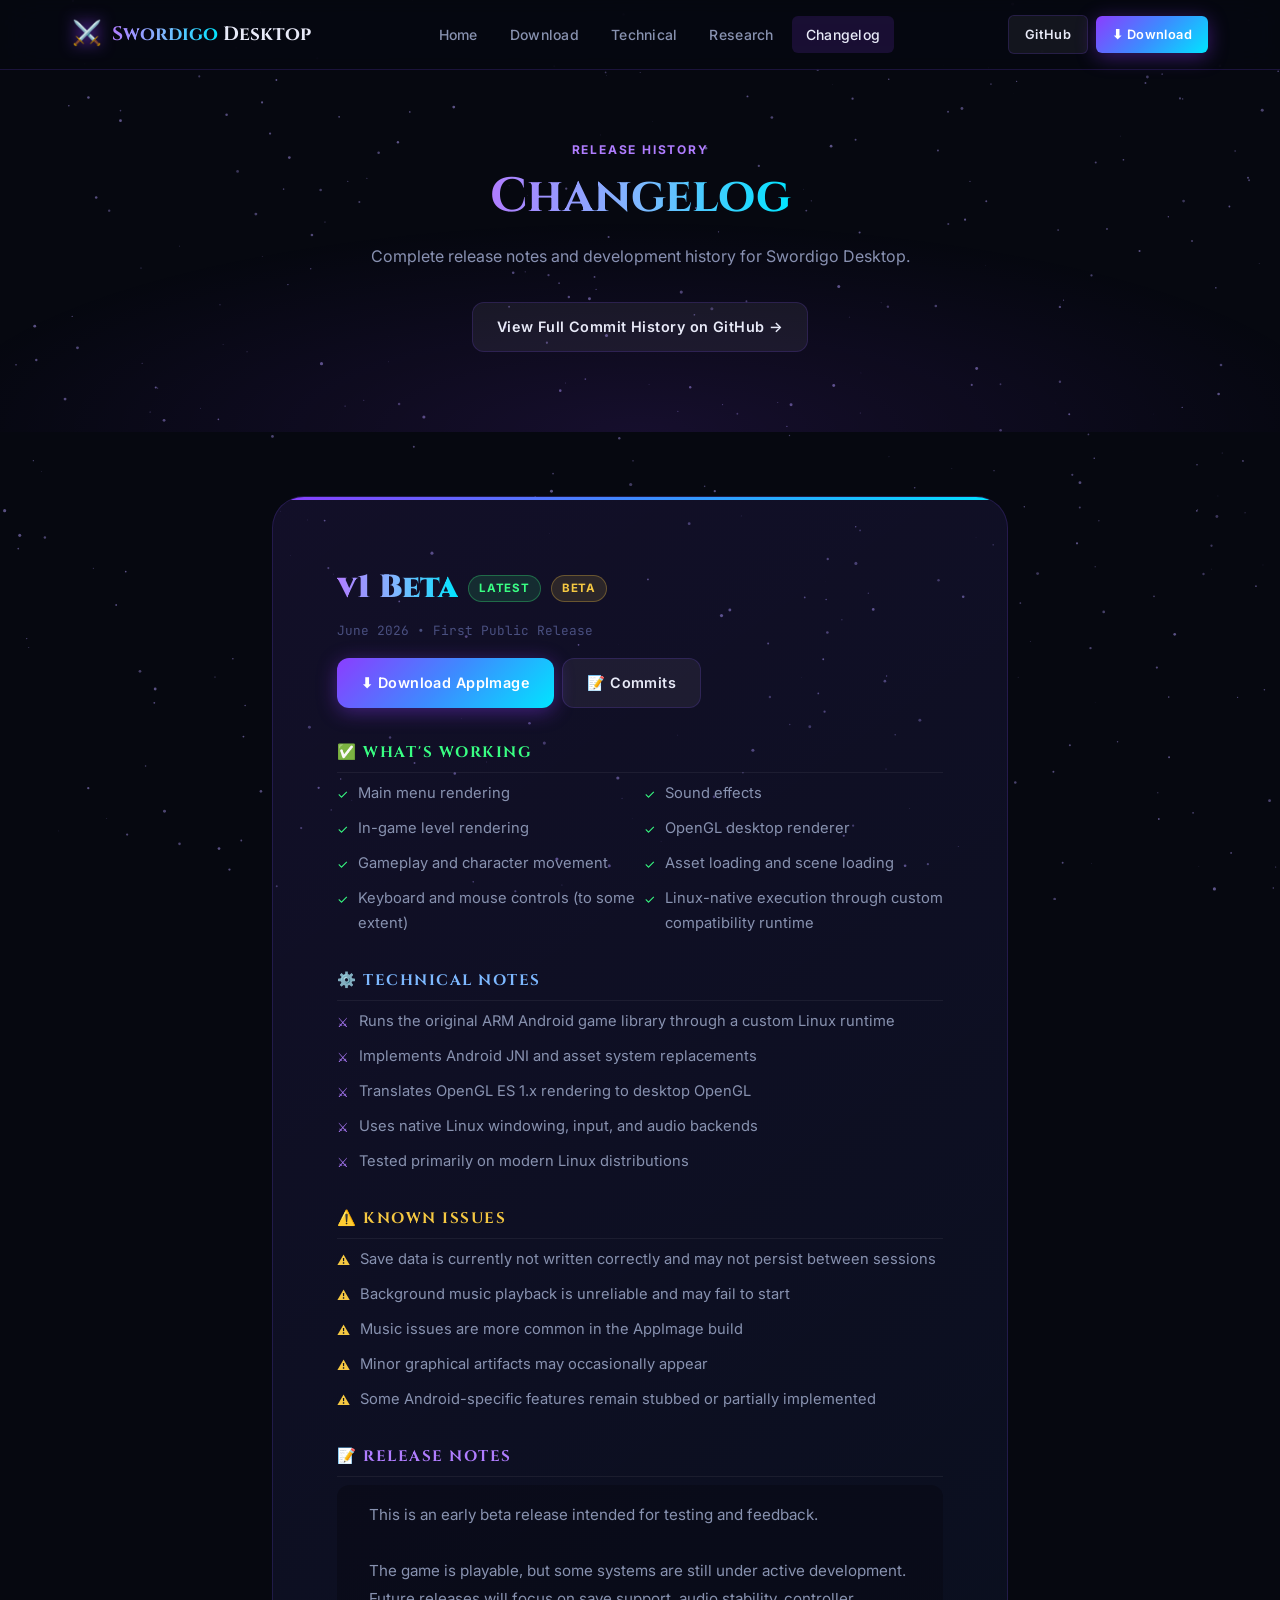
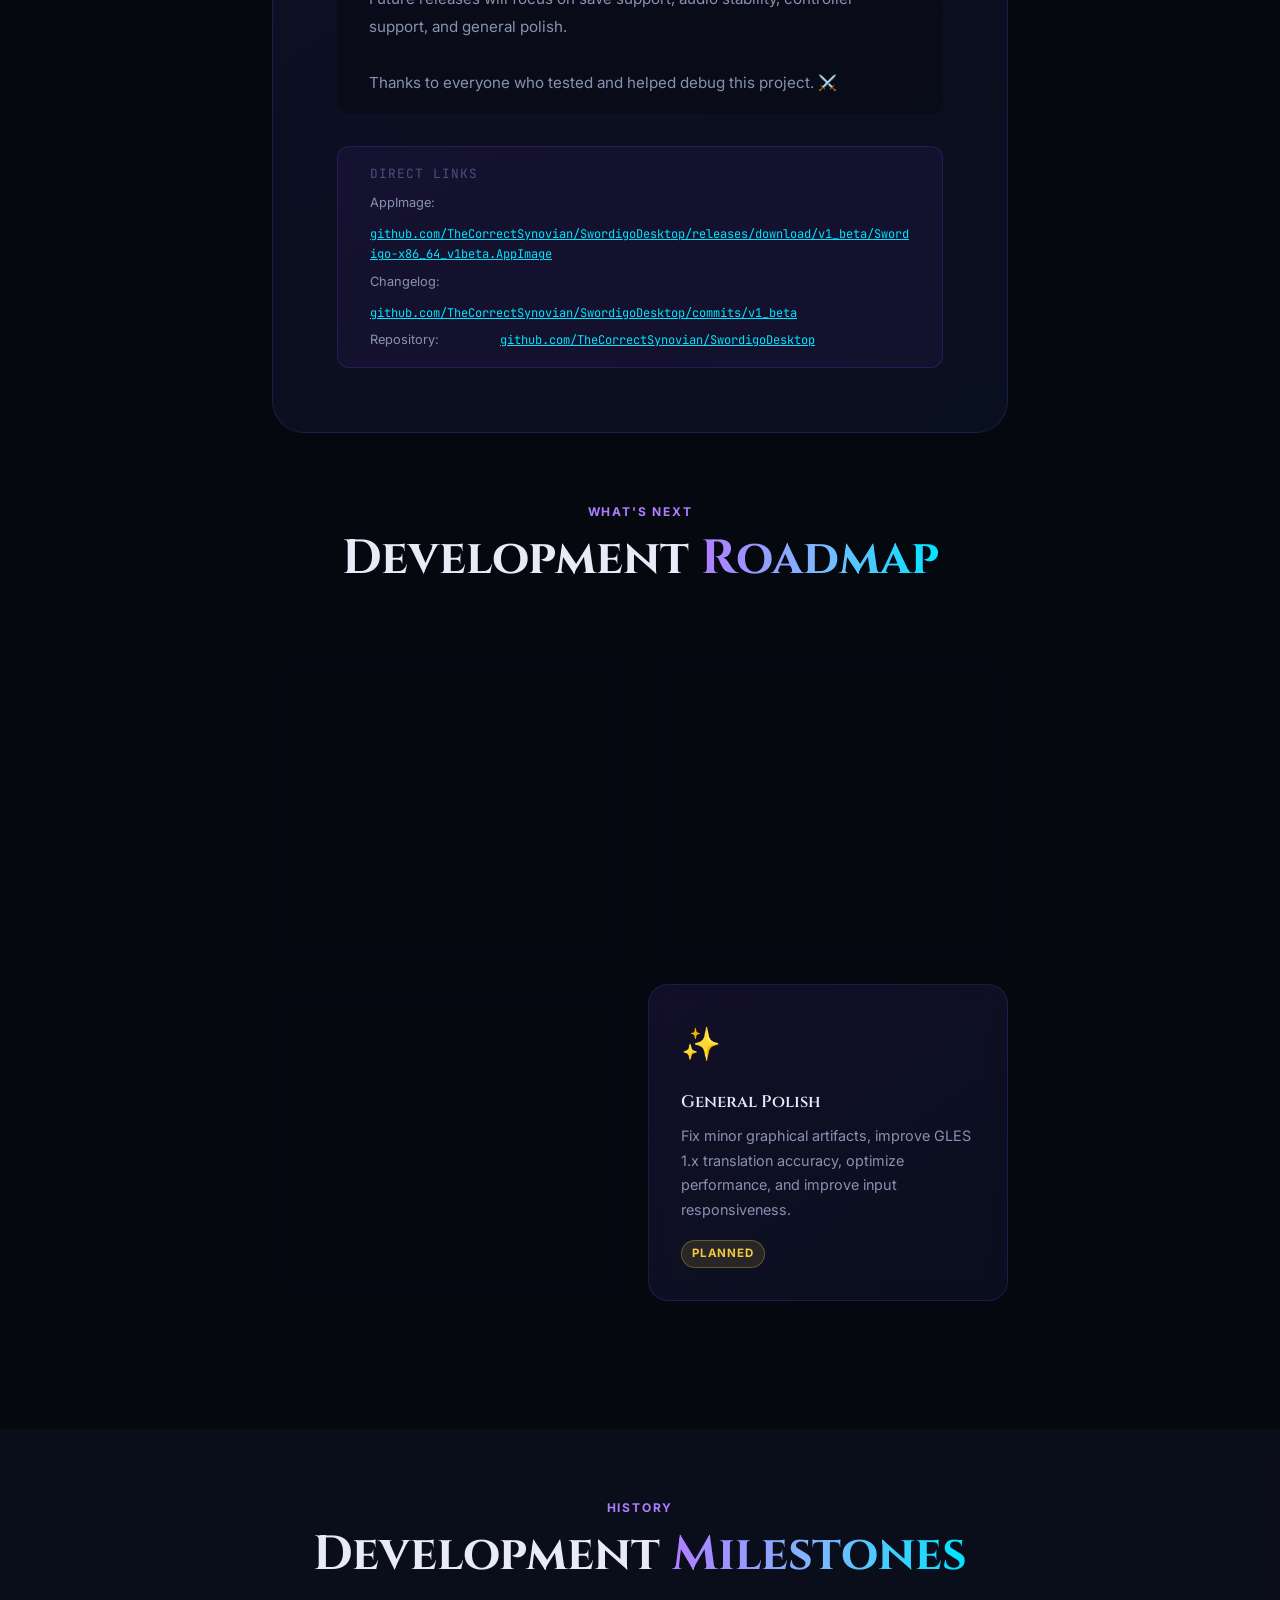
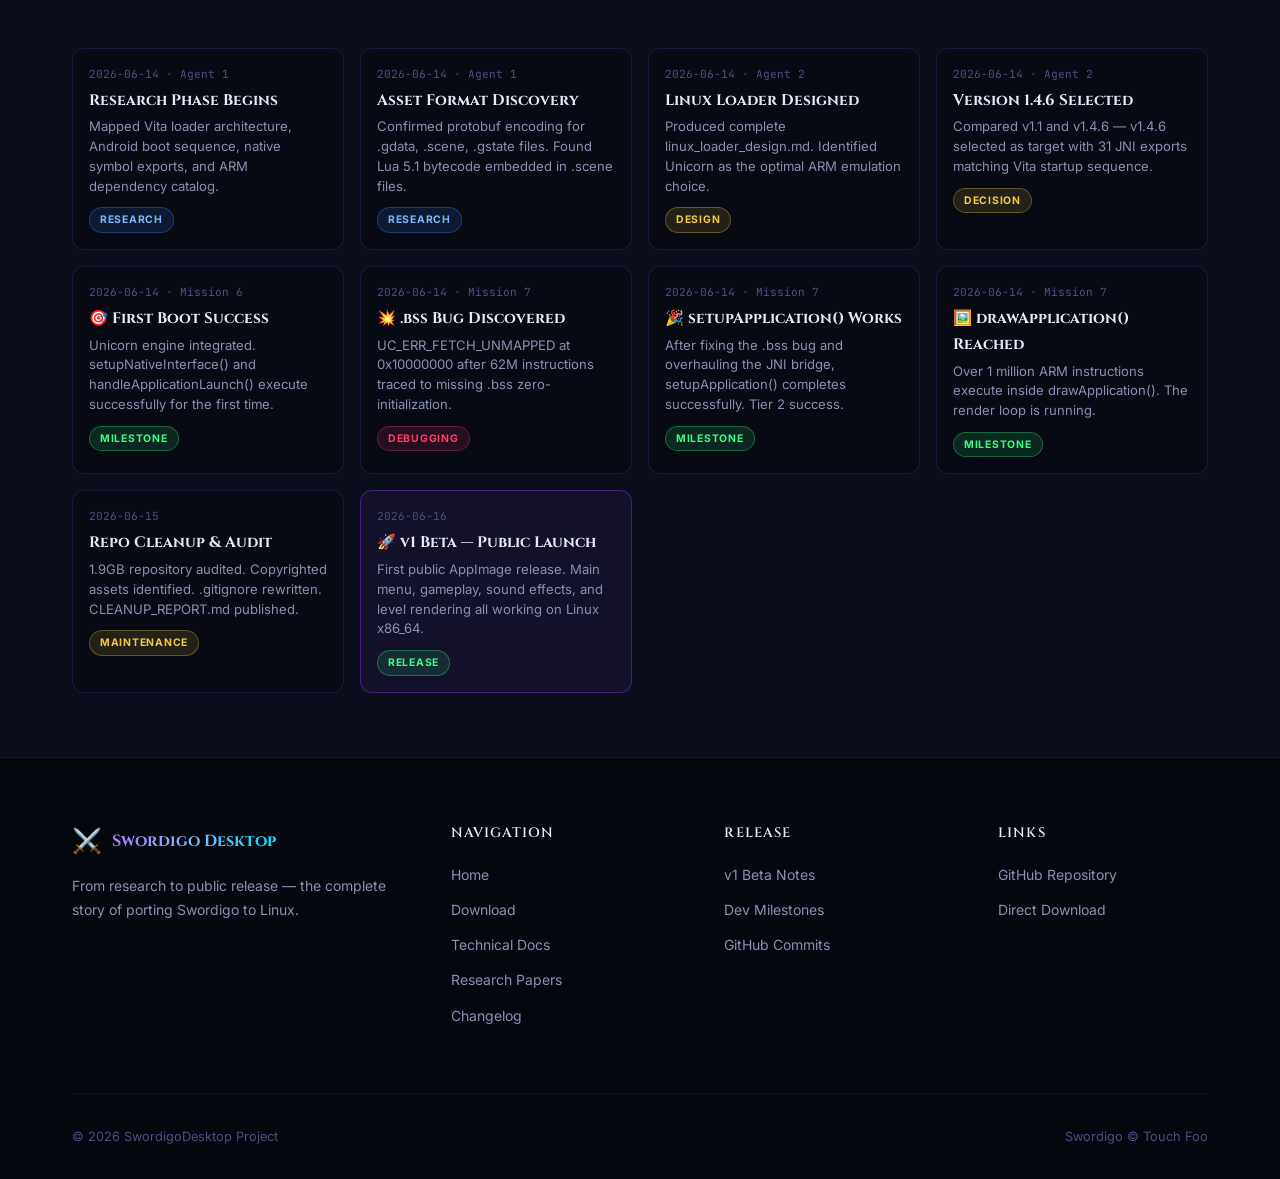
<file: web/changelog.html>
<!DOCTYPE html>
<html lang="en">
<head>
  <meta charset="UTF-8">
  <meta name="viewport" content="width=device-width, initial-scale=1.0">
  <title>Changelog — Swordigo Desktop v1 Beta</title>
  <meta name="description" content="Full changelog and release notes for Swordigo Desktop v1 Beta — the first public Linux release.">
  <link rel="stylesheet" href="style.css">
  <link rel="icon" href="data:image/svg+xml,<svg xmlns='http://www.w3.org/2000/svg' viewBox='0 0 100 100'><text y='.9em' font-size='90'>📝</text></svg>">
  <style>
    .release-block {
      background: var(--grad-card);
      border: 1px solid var(--clr-border);
      border-radius: var(--radius-xl);
      padding: var(--space-xl);
      margin-bottom: var(--space-xl);
      position: relative;
      overflow: hidden;
    }

    .release-block::before {
      content: '';
      position: absolute;
      top: 0; left: 0; right: 0;
      height: 3px;
      background: var(--grad-hero);
    }

    .release-header {
      display: flex;
      align-items: flex-start;
      justify-content: space-between;
      gap: var(--space-md);
      margin-bottom: var(--space-lg);
      flex-wrap: wrap;
    }

    .release-version {
      font-family: var(--font-display);
      font-size: 2rem;
      font-weight: 900;
      background: var(--grad-text);
      -webkit-background-clip: text;
      -webkit-text-fill-color: transparent;
      background-clip: text;
    }

    .release-date {
      font-family: var(--font-mono);
      font-size: 0.8rem;
      color: var(--clr-text-dim);
      margin-top: 4px;
    }

    .release-section {
      margin-bottom: var(--space-lg);
    }

    .release-section h3 {
      font-family: var(--font-display);
      font-size: 0.95rem;
      text-transform: uppercase;
      letter-spacing: 0.1em;
      margin-bottom: var(--space-sm);
      padding-bottom: 6px;
      border-bottom: 1px solid rgba(255,255,255,0.06);
    }

    .release-section h3.working { color: var(--clr-green); }
    .release-section h3.technical { color: var(--clr-blue-lt); }
    .release-section h3.known-issues { color: var(--clr-gold); }
    .release-section h3.notes { color: var(--clr-purple-lt); }

    .milestone-grid {
      display: grid;
      grid-template-columns: repeat(auto-fill, minmax(260px, 1fr));
      gap: var(--space-md);
    }

    .milestone-card {
      background: rgba(0,0,0,0.25);
      border: 1px solid var(--clr-border);
      border-radius: var(--radius-md);
      padding: var(--space-md);
      transition: all 0.25s;
    }

    .milestone-card:hover {
      border-color: rgba(139,61,255,0.35);
      background: rgba(139,61,255,0.05);
    }

    .milestone-card .date {
      font-family: var(--font-mono);
      font-size: 0.7rem;
      color: var(--clr-text-dim);
      margin-bottom: 4px;
    }

    .milestone-card h4 {
      font-family: var(--font-display);
      font-size: 0.95rem;
      margin-bottom: 4px;
      color: var(--clr-text);
    }

    .milestone-card p {
      font-size: 0.82rem;
      color: var(--clr-text-muted);
      line-height: 1.5;
    }
  </style>
</head>
<body>
<canvas id="stars-canvas"></canvas>

<nav class="navbar" id="navbar">
  <div class="container">
    <div class="navbar__inner">
      <a href="index.html" class="navbar__logo">
        <span class="navbar__logo-icon">⚔️</span>
        <div class="navbar__logo-text"><span>Swordigo</span> Desktop</div>
      </a>
      <ul class="navbar__nav" id="main-nav">
        <li><a href="index.html">Home</a></li>
        <li><a href="download.html">Download</a></li>
        <li><a href="technical.html">Technical</a></li>
        <li><a href="research.html">Research</a></li>
        <li><a href="changelog.html">Changelog</a></li>
      </ul>
      <div class="navbar__cta" id="nav-cta">
        <a href="https://github.com/TheCorrectSynovian/SwordigoDesktop" target="_blank" rel="noopener" class="btn btn--secondary btn--sm">GitHub</a>
        <a href="download.html" class="btn btn--primary btn--sm">⬇ Download</a>
      </div>
      <button class="hamburger" id="hamburger" aria-label="Toggle menu"><span></span><span></span><span></span></button>
    </div>
  </div>
</nav>

<div class="page-header">
  <div class="container">
    <span class="section-label">Release History</span>
    <h1 class="section-title"><span class="grad">Changelog</span></h1>
    <p class="section-desc">Complete release notes and development history for Swordigo Desktop.</p>
    <div class="mt-lg" style="display:flex; gap:12px; justify-content:center; flex-wrap:wrap;">
      <a href="https://github.com/TheCorrectSynovian/SwordigoDesktop/commits/v1_beta" target="_blank" rel="noopener"
         class="btn btn--secondary" id="changelog-github-btn">
        View Full Commit History on GitHub →
      </a>
    </div>
  </div>
</div>

<section class="section" id="v1-beta">
  <div class="container container--narrow">

    <!-- V1 BETA RELEASE BLOCK -->
    <div class="release-block reveal">
      <div class="release-header">
        <div>
          <div style="display:flex; align-items:center; gap:10px; flex-wrap:wrap; margin-bottom:4px;">
            <span class="release-version">v1 Beta</span>
            <span class="badge badge--working">Latest</span>
            <span class="badge badge--wip">Beta</span>
          </div>
          <div class="release-date">June 2026 • First Public Release</div>
        </div>
        <div style="display:flex; gap:8px; flex-wrap:wrap;">
          <a href="https://github.com/TheCorrectSynovian/SwordigoDesktop/releases/download/v1_beta/Swordigo-x86_64_v1beta.AppImage"
             class="btn btn--primary" id="changelog-dl-btn">⬇ Download AppImage</a>
          <a href="https://github.com/TheCorrectSynovian/SwordigoDesktop/commits/v1_beta" target="_blank" rel="noopener"
             class="btn btn--secondary" id="changelog-commits-btn">📝 Commits</a>
        </div>
      </div>

      <!-- What's Working -->
      <div class="release-section">
        <h3 class="working">✅ What's Working</h3>
        <div class="grid grid--2" style="gap:var(--space-sm);">
          <ul class="feature-list">
            <li class="check">Main menu rendering</li>
            <li class="check">In-game level rendering</li>
            <li class="check">Gameplay and character movement</li>
            <li class="check">Keyboard and mouse controls (to some extent)</li>
          </ul>
          <ul class="feature-list">
            <li class="check">Sound effects</li>
            <li class="check">OpenGL desktop renderer</li>
            <li class="check">Asset loading and scene loading</li>
            <li class="check">Linux-native execution through custom compatibility runtime</li>
          </ul>
        </div>
      </div>

      <!-- Technical Notes -->
      <div class="release-section">
        <h3 class="technical">⚙️ Technical Notes</h3>
        <ul class="feature-list">
          <li>Runs the original ARM Android game library through a custom Linux runtime</li>
          <li>Implements Android JNI and asset system replacements</li>
          <li>Translates OpenGL ES 1.x rendering to desktop OpenGL</li>
          <li>Uses native Linux windowing, input, and audio backends</li>
          <li>Tested primarily on modern Linux distributions</li>
        </ul>
      </div>

      <!-- Known Issues -->
      <div class="release-section">
        <h3 class="known-issues">⚠️ Known Issues</h3>
        <ul class="feature-list">
          <li class="warn">Save data is currently not written correctly and may not persist between sessions</li>
          <li class="warn">Background music playback is unreliable and may fail to start</li>
          <li class="warn">Music issues are more common in the AppImage build</li>
          <li class="warn">Minor graphical artifacts may occasionally appear</li>
          <li class="warn">Some Android-specific features remain stubbed or partially implemented</li>
        </ul>
      </div>

      <!-- Notes -->
      <div class="release-section">
        <h3 class="notes">📝 Release Notes</h3>
        <div style="background:rgba(0,0,0,0.25); border-radius:var(--radius-md); padding:var(--space-md) var(--space-lg); font-size:0.95rem; color:var(--clr-text-muted); line-height:1.85;">
          <p>This is an early beta release intended for testing and feedback.</p>
          <br>
          <p>The game is playable, but some systems are still under active development. Future releases will focus on save support, audio stability, controller support, and general polish.</p>
          <br>
          <p>Thanks to everyone who tested and helped debug this project. ⚔️</p>
        </div>
      </div>

      <!-- Direct links -->
      <div style="background:rgba(139,61,255,0.07); border:1px solid rgba(139,61,255,0.2); border-radius:var(--radius-md); padding:var(--space-md) var(--space-lg);">
        <div style="font-size:0.8rem; color:var(--clr-text-dim); margin-bottom:8px; font-family:var(--font-mono); text-transform:uppercase; letter-spacing:0.08em;">Direct Links</div>
        <div style="display:flex; flex-direction:column; gap:6px;">
          <div style="display:flex; align-items:center; gap:10px; flex-wrap:wrap;">
            <span style="font-size:0.8rem; color:var(--clr-text-muted); width:120px; flex-shrink:0;">AppImage:</span>
            <a href="https://github.com/TheCorrectSynovian/SwordigoDesktop/releases/download/v1_beta/Swordigo-x86_64_v1beta.AppImage"
               style="font-family:var(--font-mono); font-size:0.75rem; color:var(--clr-cyan); word-break:break-all;">
              github.com/TheCorrectSynovian/SwordigoDesktop/releases/download/v1_beta/Swordigo-x86_64_v1beta.AppImage
            </a>
          </div>
          <div style="display:flex; align-items:center; gap:10px; flex-wrap:wrap;">
            <span style="font-size:0.8rem; color:var(--clr-text-muted); width:120px; flex-shrink:0;">Changelog:</span>
            <a href="https://github.com/TheCorrectSynovian/SwordigoDesktop/commits/v1_beta" target="_blank" rel="noopener"
               style="font-family:var(--font-mono); font-size:0.75rem; color:var(--clr-cyan);">
              github.com/TheCorrectSynovian/SwordigoDesktop/commits/v1_beta
            </a>
          </div>
          <div style="display:flex; align-items:center; gap:10px; flex-wrap:wrap;">
            <span style="font-size:0.8rem; color:var(--clr-text-muted); width:120px; flex-shrink:0;">Repository:</span>
            <a href="https://github.com/TheCorrectSynovian/SwordigoDesktop" target="_blank" rel="noopener"
               style="font-family:var(--font-mono); font-size:0.75rem; color:var(--clr-cyan);">
              github.com/TheCorrectSynovian/SwordigoDesktop
            </a>
          </div>
        </div>
      </div>
    </div>

    <!-- FUTURE ROADMAP -->
    <div class="section-header reveal">
      <span class="section-label">What's Next</span>
      <h2 class="section-title">Development <span class="grad">Roadmap</span></h2>
    </div>

    <div class="grid grid--2 reveal" style="margin-bottom:var(--space-xl);">
      <div class="card">
        <span class="card__icon">💾</span>
        <div class="card__title">Save System</div>
        <div class="card__body">Fix save data writing — filesystem shim needs correct path mapping and flush behavior. Target: full persistence between sessions.</div>
        <div class="mt-md"><span class="badge badge--issue">In Progress</span></div>
      </div>
      <div class="card">
        <span class="card__icon">🎵</span>
        <div class="card__title">Audio Stability</div>
        <div class="card__body">Fix background music reliability. The MusicPlayer JNI callback surface and SoLoud/OpenAL audio backend need stabilization.</div>
        <div class="mt-md"><span class="badge badge--issue">In Progress</span></div>
      </div>
      <div class="card">
        <span class="card__icon">🎮</span>
        <div class="card__title">Controller Support</div>
        <div class="card__body">Add gamepad/controller input via SDL2 game controller API. Map analog sticks and buttons to the existing touch event system.</div>
        <div class="mt-md"><span class="badge badge--wip">Planned</span></div>
      </div>
      <div class="card">
        <span class="card__icon">✨</span>
        <div class="card__title">General Polish</div>
        <div class="card__body">Fix minor graphical artifacts, improve GLES 1.x translation accuracy, optimize performance, and improve input responsiveness.</div>
        <div class="mt-md"><span class="badge badge--wip">Planned</span></div>
      </div>
    </div>

  </div>
</section>

<!-- DEVELOPMENT MILESTONES -->
<section class="section" style="background: rgba(13,16,32,0.7);" id="milestones">
  <div class="container">
    <div class="section-header reveal">
      <span class="section-label">History</span>
      <h2 class="section-title">Development <span class="grad">Milestones</span></h2>
    </div>

    <div class="milestone-grid reveal">
      <div class="milestone-card">
        <div class="date">2026-06-14 · Agent 1</div>
        <h4>Research Phase Begins</h4>
        <p>Mapped Vita loader architecture, Android boot sequence, native symbol exports, and ARM dependency catalog.</p>
        <div class="mt-sm"><span class="badge badge--info" style="font-size:0.65rem;">Research</span></div>
      </div>

      <div class="milestone-card">
        <div class="date">2026-06-14 · Agent 1</div>
        <h4>Asset Format Discovery</h4>
        <p>Confirmed protobuf encoding for .gdata, .scene, .gstate files. Found Lua 5.1 bytecode embedded in .scene files.</p>
        <div class="mt-sm"><span class="badge badge--info" style="font-size:0.65rem;">Research</span></div>
      </div>

      <div class="milestone-card">
        <div class="date">2026-06-14 · Agent 2</div>
        <h4>Linux Loader Designed</h4>
        <p>Produced complete linux_loader_design.md. Identified Unicorn as the optimal ARM emulation choice.</p>
        <div class="mt-sm"><span class="badge badge--wip" style="font-size:0.65rem;">Design</span></div>
      </div>

      <div class="milestone-card">
        <div class="date">2026-06-14 · Agent 2</div>
        <h4>Version 1.4.6 Selected</h4>
        <p>Compared v1.1 and v1.4.6 — v1.4.6 selected as target with 31 JNI exports matching Vita startup sequence.</p>
        <div class="mt-sm"><span class="badge badge--wip" style="font-size:0.65rem;">Decision</span></div>
      </div>

      <div class="milestone-card">
        <div class="date">2026-06-14 · Mission 6</div>
        <h4>🎯 First Boot Success</h4>
        <p>Unicorn engine integrated. setupNativeInterface() and handleApplicationLaunch() execute successfully for the first time.</p>
        <div class="mt-sm"><span class="badge badge--working" style="font-size:0.65rem;">Milestone</span></div>
      </div>

      <div class="milestone-card">
        <div class="date">2026-06-14 · Mission 7</div>
        <h4>💥 .bss Bug Discovered</h4>
        <p>UC_ERR_FETCH_UNMAPPED at 0x10000000 after 62M instructions traced to missing .bss zero-initialization.</p>
        <div class="mt-sm"><span class="badge badge--issue" style="font-size:0.65rem;">Debugging</span></div>
      </div>

      <div class="milestone-card">
        <div class="date">2026-06-14 · Mission 7</div>
        <h4>🎉 setupApplication() Works</h4>
        <p>After fixing the .bss bug and overhauling the JNI bridge, setupApplication() completes successfully. Tier 2 success.</p>
        <div class="mt-sm"><span class="badge badge--working" style="font-size:0.65rem;">Milestone</span></div>
      </div>

      <div class="milestone-card">
        <div class="date">2026-06-14 · Mission 7</div>
        <h4>🖼️ drawApplication() Reached</h4>
        <p>Over 1 million ARM instructions execute inside drawApplication(). The render loop is running.</p>
        <div class="mt-sm"><span class="badge badge--working" style="font-size:0.65rem;">Milestone</span></div>
      </div>

      <div class="milestone-card">
        <div class="date">2026-06-15</div>
        <h4>Repo Cleanup &amp; Audit</h4>
        <p>1.9GB repository audited. Copyrighted assets identified. .gitignore rewritten. CLEANUP_REPORT.md published.</p>
        <div class="mt-sm"><span class="badge badge--wip" style="font-size:0.65rem;">Maintenance</span></div>
      </div>

      <div class="milestone-card" style="border-color:rgba(139,61,255,0.4); background:rgba(139,61,255,0.07);">
        <div class="date">2026-06-16</div>
        <h4>🚀 v1 Beta — Public Launch</h4>
        <p>First public AppImage release. Main menu, gameplay, sound effects, and level rendering all working on Linux x86_64.</p>
        <div class="mt-sm"><span class="badge badge--working" style="font-size:0.65rem;">Release</span></div>
      </div>
    </div>
  </div>
</section>

<footer class="footer">
  <div class="container">
    <div class="footer__grid">
      <div class="footer__brand">
        <div style="margin-bottom:12px; display:flex; align-items:center; gap:10px; font-family:var(--font-display); font-weight:700; color:var(--clr-text);">
          <span style="font-size:1.5rem;">⚔️</span>
          <span style="background:var(--grad-text); -webkit-background-clip:text; -webkit-text-fill-color:transparent;">Swordigo Desktop</span>
        </div>
        <p>From research to public release — the complete story of porting Swordigo to Linux.</p>
      </div>
      <div class="footer__col">
        <h5>Navigation</h5>
        <ul class="footer__links">
          <li><a href="index.html">Home</a></li>
          <li><a href="download.html">Download</a></li>
          <li><a href="technical.html">Technical Docs</a></li>
          <li><a href="research.html">Research Papers</a></li>
          <li><a href="changelog.html">Changelog</a></li>
        </ul>
      </div>
      <div class="footer__col">
        <h5>Release</h5>
        <ul class="footer__links">
          <li><a href="#v1-beta">v1 Beta Notes</a></li>
          <li><a href="#milestones">Dev Milestones</a></li>
          <li><a href="https://github.com/TheCorrectSynovian/SwordigoDesktop/commits/v1_beta" target="_blank" rel="noopener">GitHub Commits</a></li>
        </ul>
      </div>
      <div class="footer__col">
        <h5>Links</h5>
        <ul class="footer__links">
          <li><a href="https://github.com/TheCorrectSynovian/SwordigoDesktop" target="_blank" rel="noopener">GitHub Repository</a></li>
          <li><a href="https://github.com/TheCorrectSynovian/SwordigoDesktop/releases/download/v1_beta/Swordigo-x86_64_v1beta.AppImage">Direct Download</a></li>
        </ul>
      </div>
    </div>
    <div class="footer__bottom">
      <span>© 2026 SwordigoDesktop Project</span>
      <span>Swordigo © Touch Foo</span>
    </div>
  </div>
</footer>

<script src="main.js"></script>
</body>
</html>
</file>
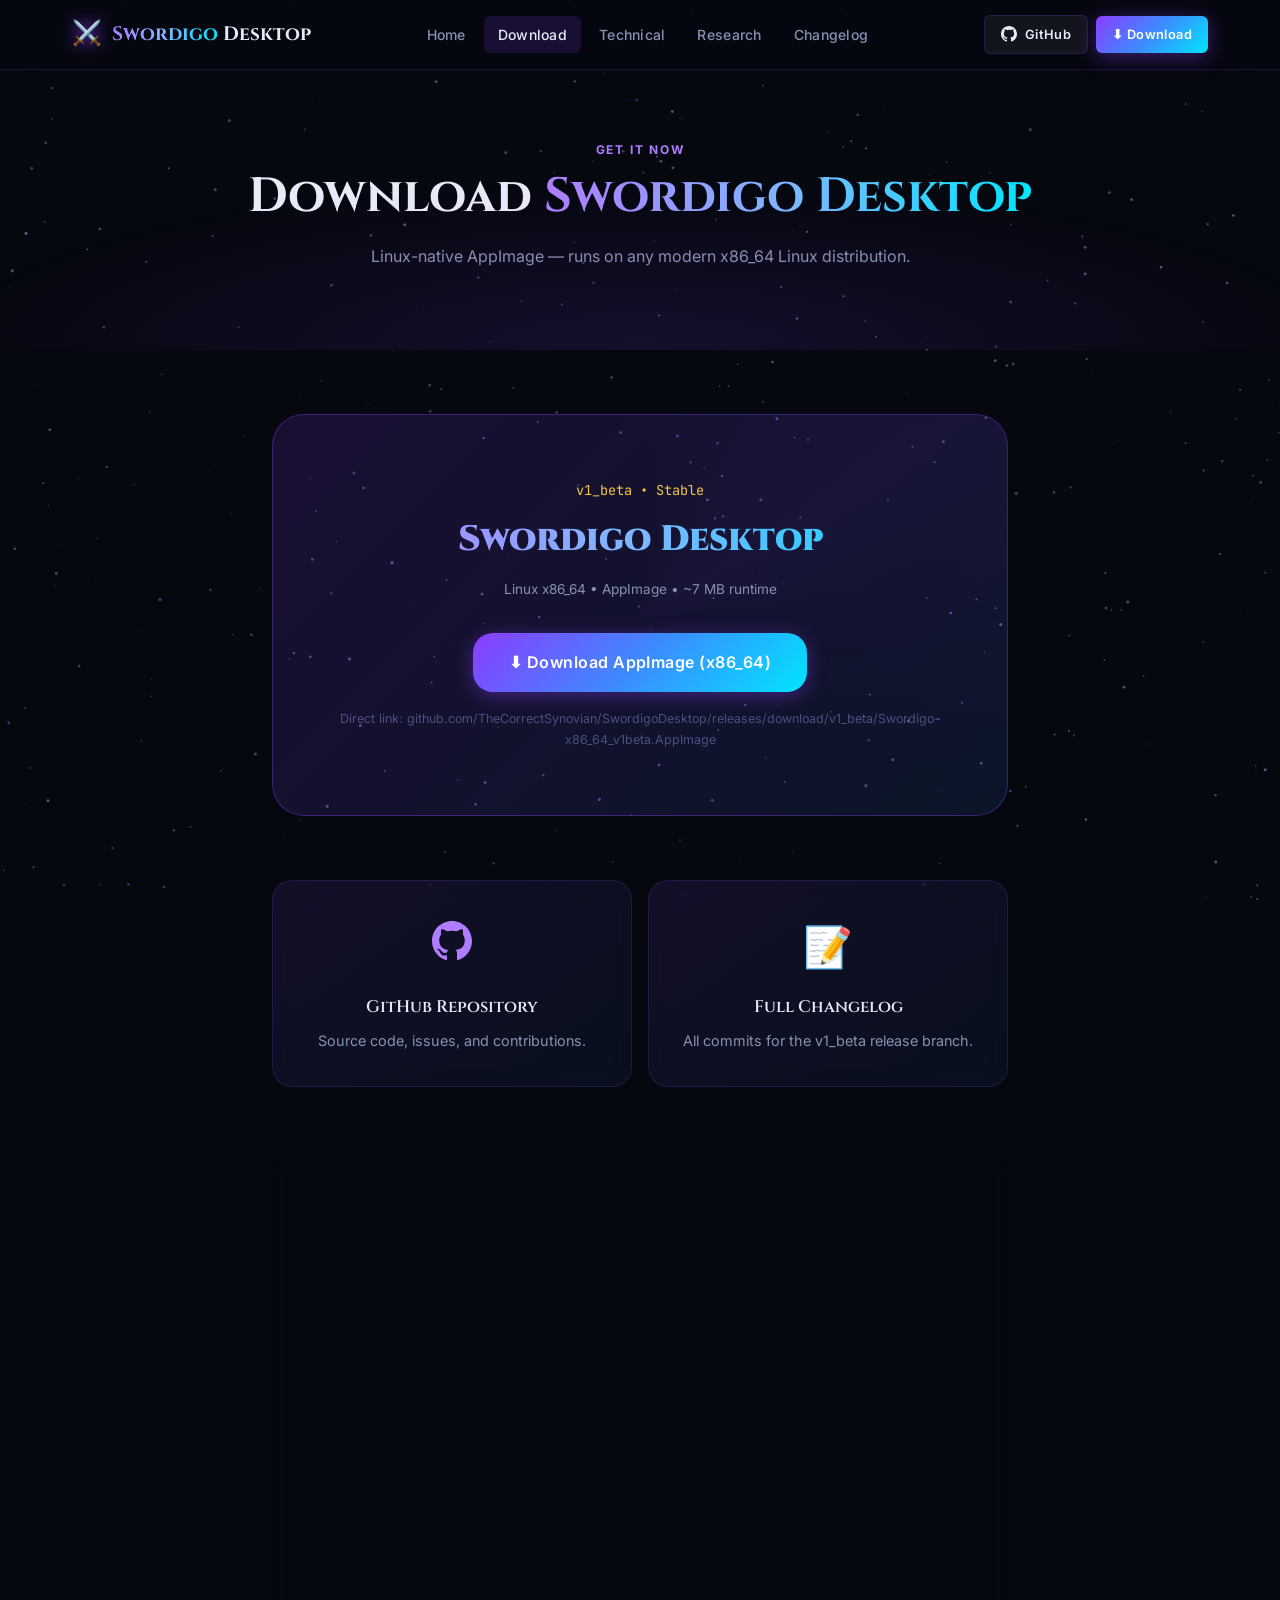
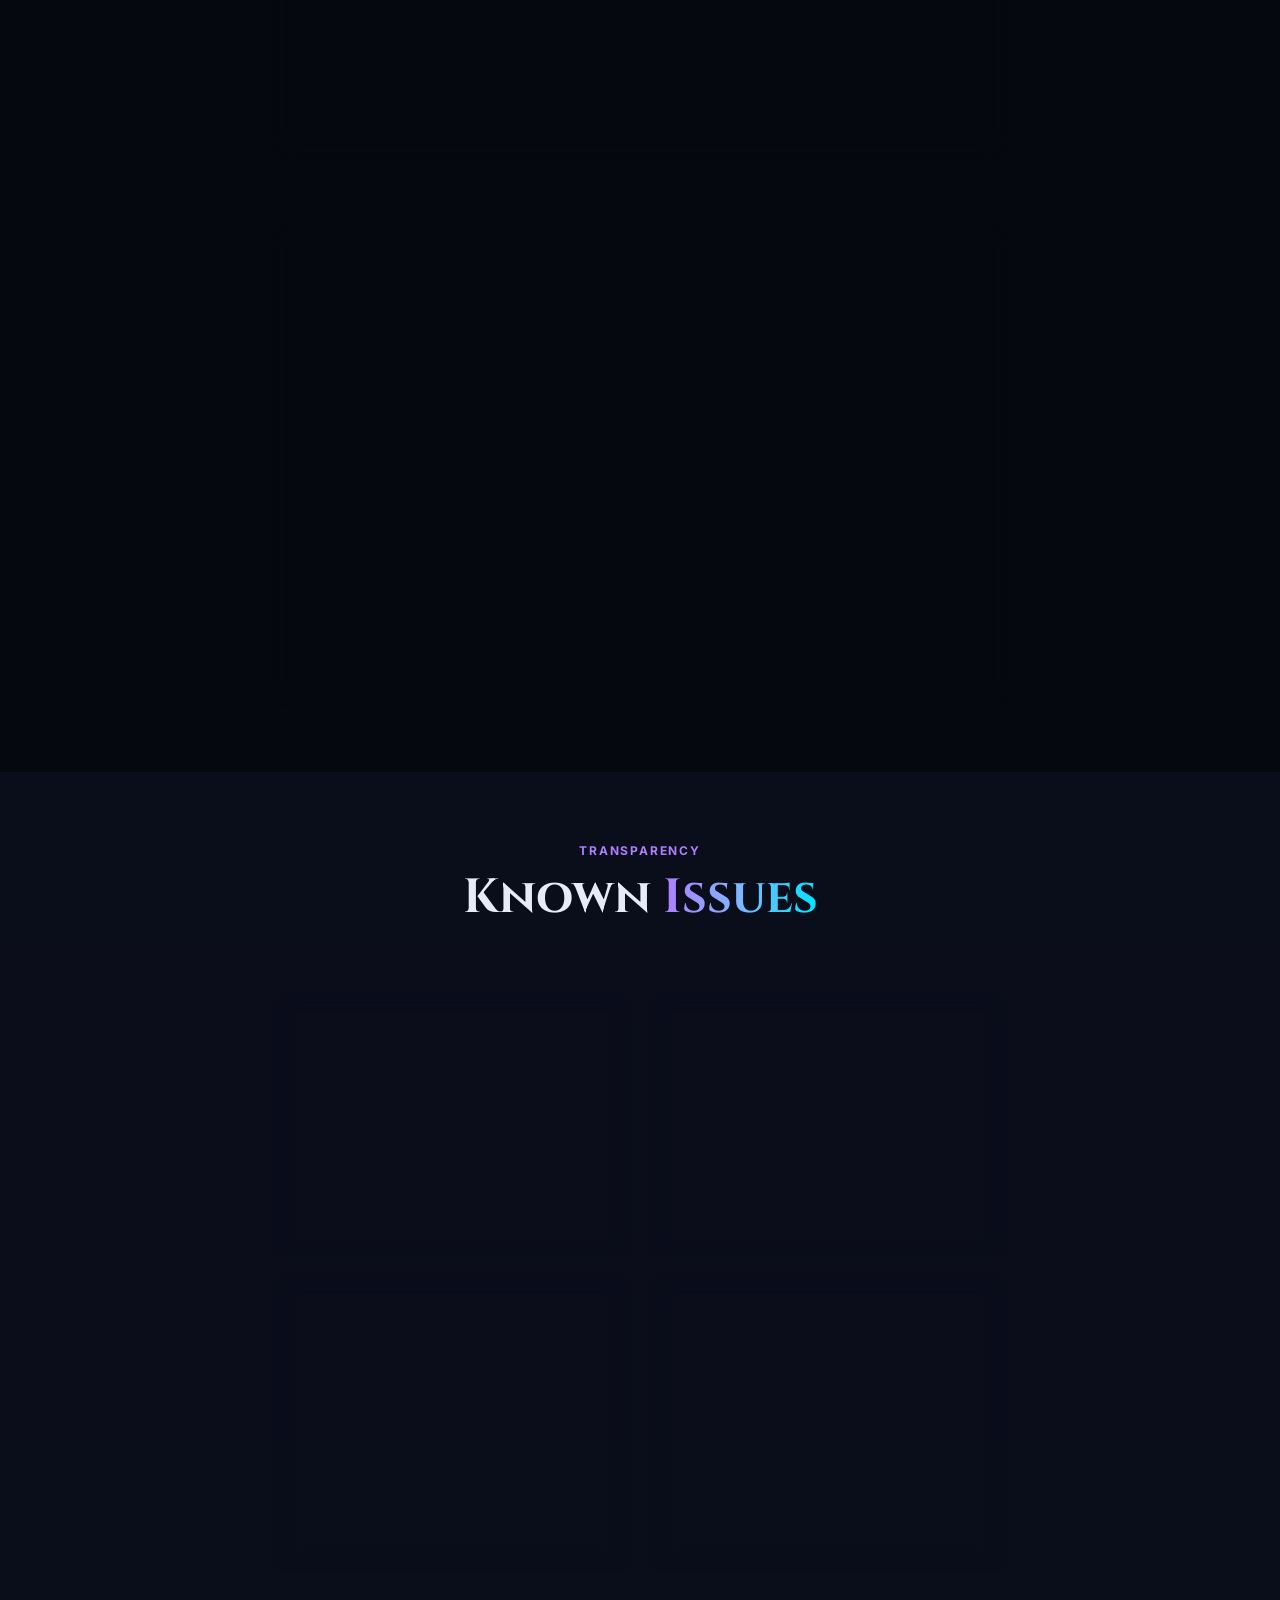
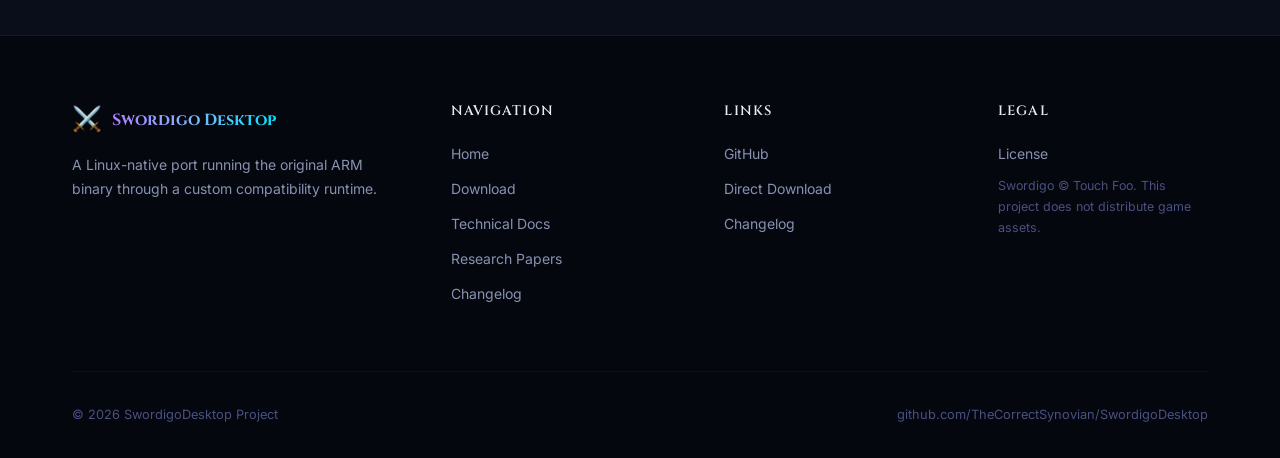
<file: web/download.html>
<!DOCTYPE html>
<html lang="en">
<head>
  <meta charset="UTF-8">
  <meta name="viewport" content="width=device-width, initial-scale=1.0">
  <title>Download — Swordigo Desktop v1 Beta</title>
  <meta name="description" content="Download Swordigo Desktop v1 Beta for Linux x86_64. AppImage format — no installation needed.">
  <link rel="stylesheet" href="style.css">
  <link rel="icon" href="data:image/svg+xml,<svg xmlns='http://www.w3.org/2000/svg' viewBox='0 0 100 100'><text y='.9em' font-size='90'>⬇️</text></svg>">
</head>
<body>

<canvas id="stars-canvas"></canvas>

<nav class="navbar" id="navbar">
  <div class="container">
    <div class="navbar__inner">
      <a href="index.html" class="navbar__logo">
        <span class="navbar__logo-icon">⚔️</span>
        <div class="navbar__logo-text"><span>Swordigo</span> Desktop</div>
      </a>
      <ul class="navbar__nav" id="main-nav">
        <li><a href="index.html">Home</a></li>
        <li><a href="download.html">Download</a></li>
        <li><a href="technical.html">Technical</a></li>
        <li><a href="research.html">Research</a></li>
        <li><a href="changelog.html">Changelog</a></li>
      </ul>
      <div class="navbar__cta" id="nav-cta">
        <a href="https://github.com/TheCorrectSynovian/SwordigoDesktop" target="_blank" rel="noopener" class="btn btn--secondary btn--sm">
          <svg width="16" height="16" viewBox="0 0 24 24" fill="currentColor"><path d="M12 0C5.374 0 0 5.373 0 12c0 5.302 3.438 9.8 8.207 11.387.599.111.793-.261.793-.577v-2.234c-3.338.726-4.033-1.416-4.033-1.416-.546-1.387-1.333-1.756-1.333-1.756-1.089-.745.083-.729.083-.729 1.205.084 1.839 1.237 1.839 1.237 1.07 1.834 2.807 1.304 3.492.997.107-.775.418-1.305.762-1.604-2.665-.305-5.467-1.334-5.467-5.931 0-1.311.469-2.381 1.236-3.221-.124-.303-.535-1.524.117-3.176 0 0 1.008-.322 3.301 1.23A11.509 11.509 0 0 1 12 5.803c1.02.005 2.047.138 3.006.404 2.291-1.552 3.297-1.23 3.297-1.23.653 1.653.242 2.874.118 3.176.77.84 1.235 1.911 1.235 3.221 0 4.609-2.807 5.624-5.479 5.921.43.372.823 1.102.823 2.222v3.293c0 .319.192.694.801.576C20.566 21.797 24 17.3 24 12c0-6.627-5.373-12-12-12z"/></svg>
          GitHub
        </a>
        <a href="download.html" class="btn btn--primary btn--sm">⬇ Download</a>
      </div>
      <button class="hamburger" id="hamburger" aria-label="Toggle menu"><span></span><span></span><span></span></button>
    </div>
  </div>
</nav>

<!-- PAGE HEADER -->
<div class="page-header">
  <div class="container">
    <span class="section-label">Get It Now</span>
    <h1 class="section-title">Download <span class="grad">Swordigo Desktop</span></h1>
    <p class="section-desc">Linux-native AppImage — runs on any modern x86_64 Linux distribution.</p>
  </div>
</div>

<!-- MAIN DOWNLOAD -->
<section class="section" id="main-download-section">
  <div class="container container--narrow">

    <!-- Primary Download -->
    <div class="download-card reveal" style="margin-bottom: var(--space-xl);">
      <div class="download-card__version">v1_beta • Stable</div>
      <div class="download-card__title">Swordigo Desktop</div>
      <div class="download-card__meta">Linux x86_64 • AppImage • ~7 MB runtime</div>
      <div style="display:flex; gap:12px; justify-content:center; flex-wrap:wrap; position:relative; z-index:2;">
        <a href="https://github.com/TheCorrectSynovian/SwordigoDesktop/releases/download/v1_beta/Swordigo-x86_64_v1beta.AppImage"
           class="btn btn--primary btn--lg" id="dl-appimage-btn">
          ⬇ Download AppImage (x86_64)
        </a>
      </div>
      <p style="font-size:0.78rem; color:var(--clr-text-dim); margin-top:var(--space-md); position:relative; z-index:2;">
        Direct link: github.com/TheCorrectSynovian/SwordigoDesktop/releases/download/v1_beta/Swordigo-x86_64_v1beta.AppImage
      </p>
    </div>

    <!-- Links -->
    <div class="grid grid--2 reveal" style="margin-bottom: var(--space-xl);">
      <a href="https://github.com/TheCorrectSynovian/SwordigoDesktop" target="_blank" rel="noopener"
         class="card" style="text-decoration:none; text-align:center;" id="dl-repo-card">
        <span style="font-size:2.5rem; display:block; margin-bottom:12px;">
          <svg width="40" height="40" viewBox="0 0 24 24" fill="currentColor" style="color:var(--clr-purple-lt)"><path d="M12 0C5.374 0 0 5.373 0 12c0 5.302 3.438 9.8 8.207 11.387.599.111.793-.261.793-.577v-2.234c-3.338.726-4.033-1.416-4.033-1.416-.546-1.387-1.333-1.756-1.333-1.756-1.089-.745.083-.729.083-.729 1.205.084 1.839 1.237 1.839 1.237 1.07 1.834 2.807 1.304 3.492.997.107-.775.418-1.305.762-1.604-2.665-.305-5.467-1.334-5.467-5.931 0-1.311.469-2.381 1.236-3.221-.124-.303-.535-1.524.117-3.176 0 0 1.008-.322 3.301 1.23A11.509 11.509 0 0 1 12 5.803c1.02.005 2.047.138 3.006.404 2.291-1.552 3.297-1.23 3.297-1.23.653 1.653.242 2.874.118 3.176.77.84 1.235 1.911 1.235 3.221 0 4.609-2.807 5.624-5.479 5.921.43.372.823 1.102.823 2.222v3.293c0 .319.192.694.801.576C20.566 21.797 24 17.3 24 12c0-6.627-5.373-12-12-12z"/></svg>
        </span>
        <div class="card__title">GitHub Repository</div>
        <div class="card__body">Source code, issues, and contributions.</div>
      </a>
      <a href="https://github.com/TheCorrectSynovian/SwordigoDesktop/commits/v1_beta" target="_blank" rel="noopener"
         class="card" style="text-decoration:none; text-align:center;" id="dl-commits-card">
        <span style="font-size:2.5rem; display:block; margin-bottom:12px;">📝</span>
        <div class="card__title">Full Changelog</div>
        <div class="card__body">All commits for the v1_beta release branch.</div>
      </a>
    </div>

    <!-- Installation -->
    <div class="card reveal" id="install-guide">
      <h2 class="card__title" style="font-size:1.4rem; margin-bottom:var(--space-md);">⚙️ Installation Guide</h2>

      <div class="tabs" id="install-tabs">
        <button class="tab-btn active" data-tab="tab-appimage" id="install-tab-appimage">AppImage</button>
        <button class="tab-btn" data-tab="tab-deps" id="install-tab-deps">Dependencies</button>
        <button class="tab-btn" data-tab="tab-assets" id="install-tab-assets">Game Assets</button>
      </div>

      <div class="tab-panel active" id="tab-appimage">
        <p class="text-muted mb-md">The AppImage is self-contained. Just make it executable and run it:</p>
        <div class="code-block">
<pre><span class="cm"># Download the AppImage</span>
wget <span class="str">https://github.com/TheCorrectSynovian/SwordigoDesktop/releases/download/v1_beta/Swordigo-x86_64_v1beta.AppImage</span>

<span class="cm"># Make executable</span>
chmod +x Swordigo-x86_64_v1beta.AppImage

<span class="cm"># Place your game assets next to it</span>
mkdir -p assets/

<span class="cm"># Run!</span>
./Swordigo-x86_64_v1beta.AppImage</pre>
        </div>
        <div style="margin-top:16px; padding:14px; background:rgba(245,200,66,0.08); border:1px solid rgba(245,200,66,0.25); border-radius:8px;">
          <strong style="color:var(--clr-gold)">⚠ Known issue:</strong>
          <span class="text-muted"> Background music may be less reliable in the AppImage build compared to building from source.</span>
        </div>
      </div>

      <div class="tab-panel" id="tab-deps">
        <p class="text-muted mb-md">System dependencies required (usually pre-installed on most distros):</p>
        <div class="grid grid--2" style="gap:var(--space-sm);">
          <div style="background:rgba(0,0,0,0.3); border:1px solid var(--clr-border); border-radius:8px; padding:12px;">
            <div style="font-family:var(--font-mono); font-size:0.85rem; color:var(--clr-cyan); margin-bottom:4px;">SDL2</div>
            <div class="text-muted" style="font-size:0.8rem;">Window management, input handling</div>
          </div>
          <div style="background:rgba(0,0,0,0.3); border:1px solid var(--clr-border); border-radius:8px; padding:12px;">
            <div style="font-family:var(--font-mono); font-size:0.85rem; color:var(--clr-cyan); margin-bottom:4px;">OpenAL</div>
            <div class="text-muted" style="font-size:0.8rem;">3D audio, sound effects</div>
          </div>
          <div style="background:rgba(0,0,0,0.3); border:1px solid var(--clr-border); border-radius:8px; padding:12px;">
            <div style="font-family:var(--font-mono); font-size:0.85rem; color:var(--clr-cyan); margin-bottom:4px;">OpenGL</div>
            <div class="text-muted" style="font-size:0.8rem;">Desktop renderer (Mesa / NVIDIA / AMD)</div>
          </div>
          <div style="background:rgba(0,0,0,0.3); border:1px solid var(--clr-border); border-radius:8px; padding:12px;">
            <div style="font-family:var(--font-mono); font-size:0.85rem; color:var(--clr-cyan); margin-bottom:4px;">Unicorn Engine</div>
            <div class="text-muted" style="font-size:0.8rem;">ARMv7 emulation (bundled in AppImage)</div>
          </div>
        </div>
        <div class="code-block mt-md">
<pre><span class="cm"># Ubuntu / Debian</span>
sudo apt install libsdl2-2.0-0 libopenal1 libgl1

<span class="cm"># Fedora / RHEL</span>
sudo dnf install SDL2 openal-soft mesa-libGL

<span class="cm"># Arch Linux</span>
sudo pacman -S sdl2 openal mesa</pre>
        </div>
      </div>

      <div class="tab-panel" id="tab-assets">
        <div style="padding:16px; background:rgba(255,61,107,0.08); border:1px solid rgba(255,61,107,0.25); border-radius:8px; margin-bottom:16px;">
          <strong style="color:var(--clr-red)">⚠ IMPORTANT:</strong>
          <span class="text-muted"> This project does <strong>not</strong> distribute original game assets or binaries. You must provide your own from a legally-owned copy of Swordigo.</span>
        </div>
        <p class="text-muted mb-md">Game assets must be placed in the <code style="font-family:var(--font-mono); color:var(--clr-cyan)">assets/</code> directory next to the executable:</p>
        <div class="code-block">
<pre>Swordigo-x86_64_v1beta.AppImage
assets/
  resources/
    gamedata.gdata
    menu.scene
    player.gstate
    ... (919 game files)</pre>
        </div>
        <p class="text-muted mt-md" style="font-size:0.85rem;">Extract assets from a legally-obtained copy of the Swordigo APK using a tool like <code style="font-family:var(--font-mono)">apktool</code>.</p>
      </div>
    </div>

    <!-- Build from Source -->
    <div class="card reveal mt-xl" id="build-source">
      <h2 class="card__title" style="font-size:1.3rem; margin-bottom:var(--space-md);">🔨 Build from Source</h2>
      <p class="text-muted mb-md">For the best experience (especially audio), build from source:</p>
      <div class="code-block">
<pre><span class="cm"># Clone the repository</span>
git clone <span class="str">https://github.com/TheCorrectSynovian/SwordigoDesktop.git</span>
cd SwordigoDesktop

<span class="cm"># Ensure you have the dependencies: unicorn, sdl2, openal, libgl</span>
<span class="cm"># Then build:</span>
make swordigo_boot

<span class="cm"># Run</span>
./swordigo_boot</pre>
      </div>
      <div class="mt-md">
        <a href="https://github.com/TheCorrectSynovian/SwordigoDesktop" target="_blank" rel="noopener" class="btn btn--secondary" id="build-source-link">View Full Build Instructions on GitHub →</a>
      </div>
    </div>

  </div>
</section>

<!-- KNOWN ISSUES -->
<section class="section" style="background: rgba(13,16,32,0.7);" id="known-issues-section">
  <div class="container container--narrow">
    <div class="section-header reveal">
      <span class="section-label">Transparency</span>
      <h2 class="section-title">Known <span class="grad">Issues</span></h2>
    </div>

    <div class="grid grid--2 reveal">
      <div class="card">
        <div style="display:flex; align-items:center; gap:10px; margin-bottom:var(--space-md);">
          <span class="badge badge--issue">Bug</span>
          <span class="card__title" style="margin:0;">Save Data</span>
        </div>
        <p class="card__body">Save data is currently not written correctly and may not persist between sessions. Progress will be lost on exit.</p>
        <p class="text-muted mt-md" style="font-size:0.8rem;">Status: Active development — future release priority.</p>
      </div>

      <div class="card">
        <div style="display:flex; align-items:center; gap:10px; margin-bottom:var(--space-md);">
          <span class="badge badge--issue">Bug</span>
          <span class="card__title" style="margin:0;">Background Music</span>
        </div>
        <p class="card__body">Background music playback is unreliable and may fail to start. More common in the AppImage build due to audio backend differences.</p>
        <p class="text-muted mt-md" style="font-size:0.8rem;">Workaround: Build from source for better audio stability.</p>
      </div>

      <div class="card">
        <div style="display:flex; align-items:center; gap:10px; margin-bottom:var(--space-md);">
          <span class="badge badge--wip">Minor</span>
          <span class="card__title" style="margin:0;">Graphical Artifacts</span>
        </div>
        <p class="card__body">Minor graphical artifacts may occasionally appear. These are related to the GLES 1.x to desktop OpenGL translation layer.</p>
        <p class="text-muted mt-md" style="font-size:0.8rem;">Status: Being investigated and improved.</p>
      </div>

      <div class="card">
        <div style="display:flex; align-items:center; gap:10px; margin-bottom:var(--space-md);">
          <span class="badge badge--wip">Partial</span>
          <span class="card__title" style="margin:0;">Android-Specific Features</span>
        </div>
        <p class="card__body">Some Android-specific features (achievements, cloud saves, in-app purchases) remain stubbed or partially implemented.</p>
        <p class="text-muted mt-md" style="font-size:0.8rem;">These are Android/Google Play Services features not relevant to desktop.</p>
      </div>
    </div>
  </div>
</section>

<footer class="footer">
  <div class="container">
    <div class="footer__grid">
      <div class="footer__brand">
        <div style="margin-bottom:12px; display:flex; align-items:center; gap:10px; font-family:var(--font-display); font-weight:700; color:var(--clr-text);">
          <span style="font-size:1.5rem;">⚔️</span>
          <span style="background:var(--grad-text); -webkit-background-clip:text; -webkit-text-fill-color:transparent;">Swordigo Desktop</span>
        </div>
        <p>A Linux-native port running the original ARM binary through a custom compatibility runtime.</p>
      </div>
      <div class="footer__col">
        <h5>Navigation</h5>
        <ul class="footer__links">
          <li><a href="index.html">Home</a></li>
          <li><a href="download.html">Download</a></li>
          <li><a href="technical.html">Technical Docs</a></li>
          <li><a href="research.html">Research Papers</a></li>
          <li><a href="changelog.html">Changelog</a></li>
        </ul>
      </div>
      <div class="footer__col">
        <h5>Links</h5>
        <ul class="footer__links">
          <li><a href="https://github.com/TheCorrectSynovian/SwordigoDesktop" target="_blank" rel="noopener">GitHub</a></li>
          <li><a href="https://github.com/TheCorrectSynovian/SwordigoDesktop/releases/download/v1_beta/Swordigo-x86_64_v1beta.AppImage">Direct Download</a></li>
          <li><a href="https://github.com/TheCorrectSynovian/SwordigoDesktop/commits/v1_beta" target="_blank" rel="noopener">Changelog</a></li>
        </ul>
      </div>
      <div class="footer__col">
        <h5>Legal</h5>
        <ul class="footer__links">
          <li><a href="https://github.com/TheCorrectSynovian/SwordigoDesktop/blob/master/LICENSE" target="_blank" rel="noopener">License</a></li>
        </ul>
        <p style="font-size:0.78rem; color:var(--clr-text-dim); margin-top:var(--space-sm);">Swordigo © Touch Foo. This project does not distribute game assets.</p>
      </div>
    </div>
    <div class="footer__bottom">
      <span>© 2026 SwordigoDesktop Project</span>
      <span><a href="https://github.com/TheCorrectSynovian/SwordigoDesktop" target="_blank" rel="noopener">github.com/TheCorrectSynovian/SwordigoDesktop</a></span>
    </div>
  </div>
</footer>

<script src="main.js"></script>
</body>
</html>
</file>
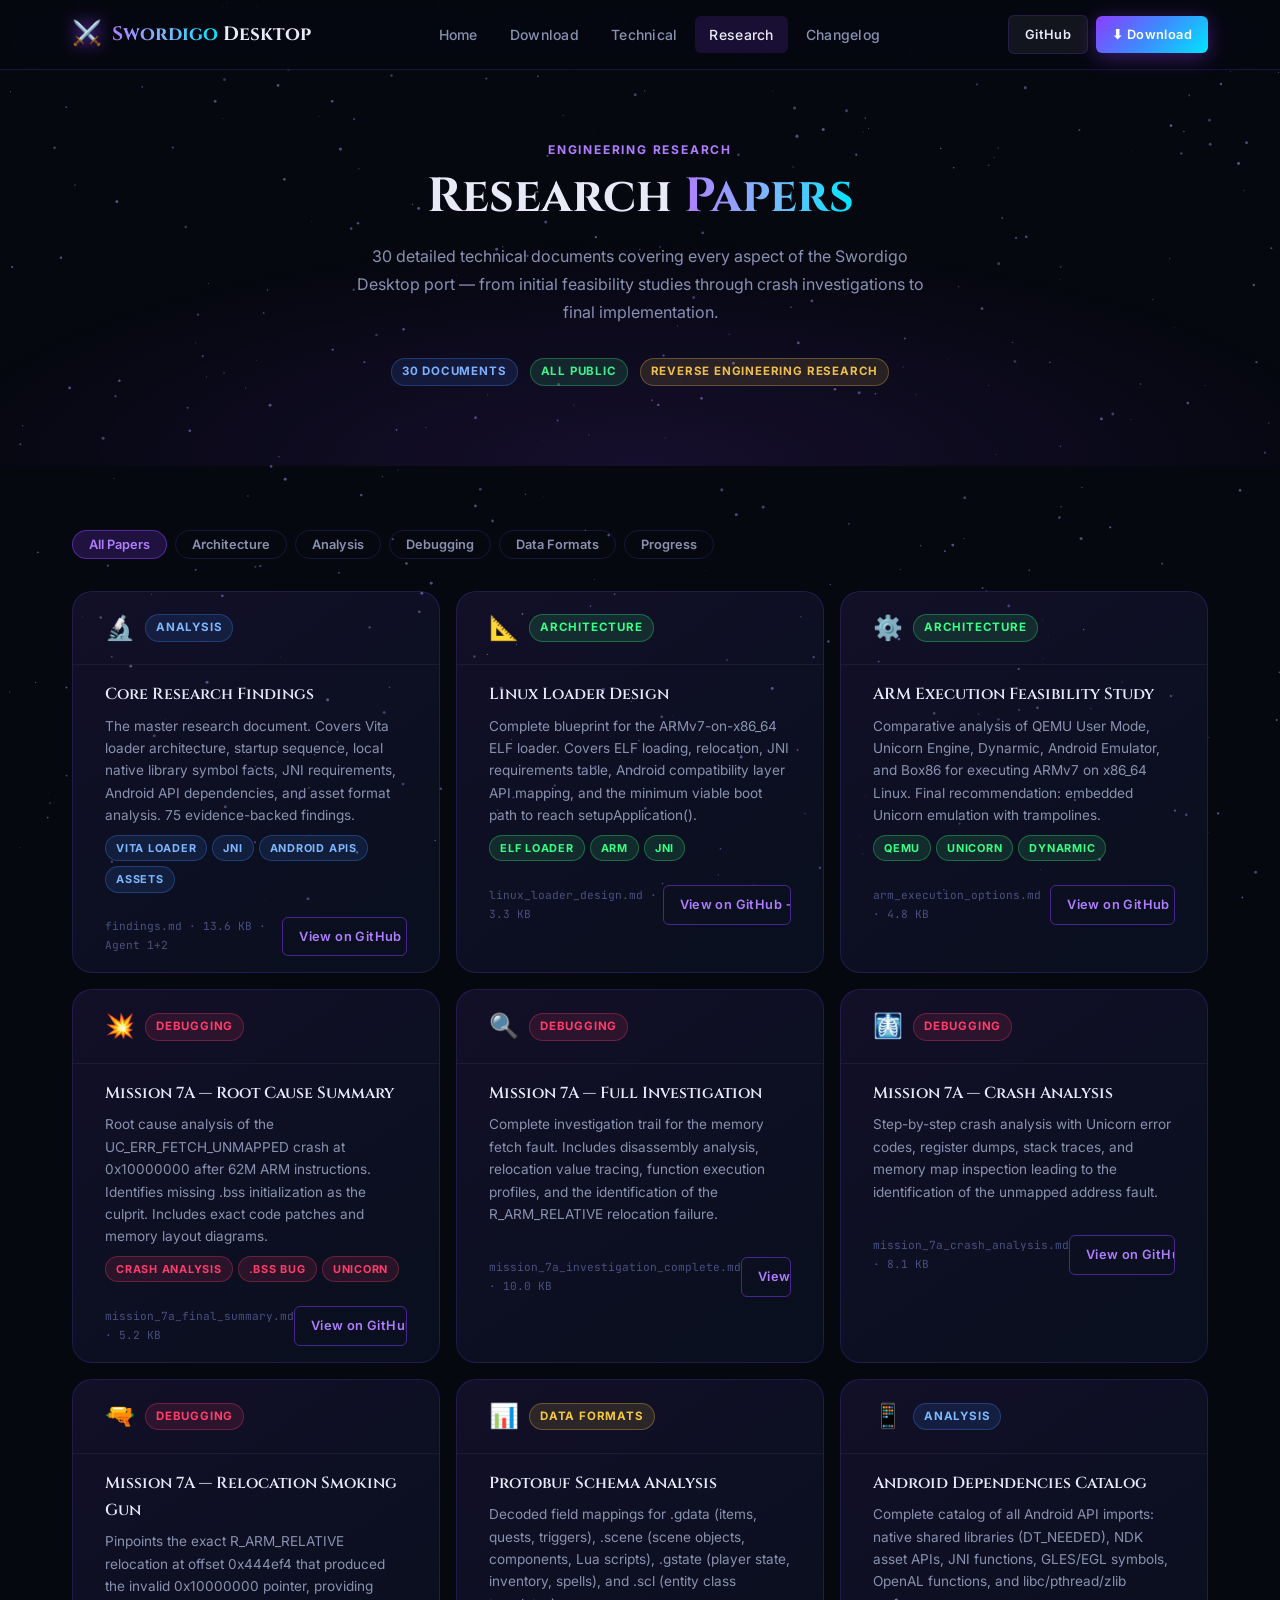
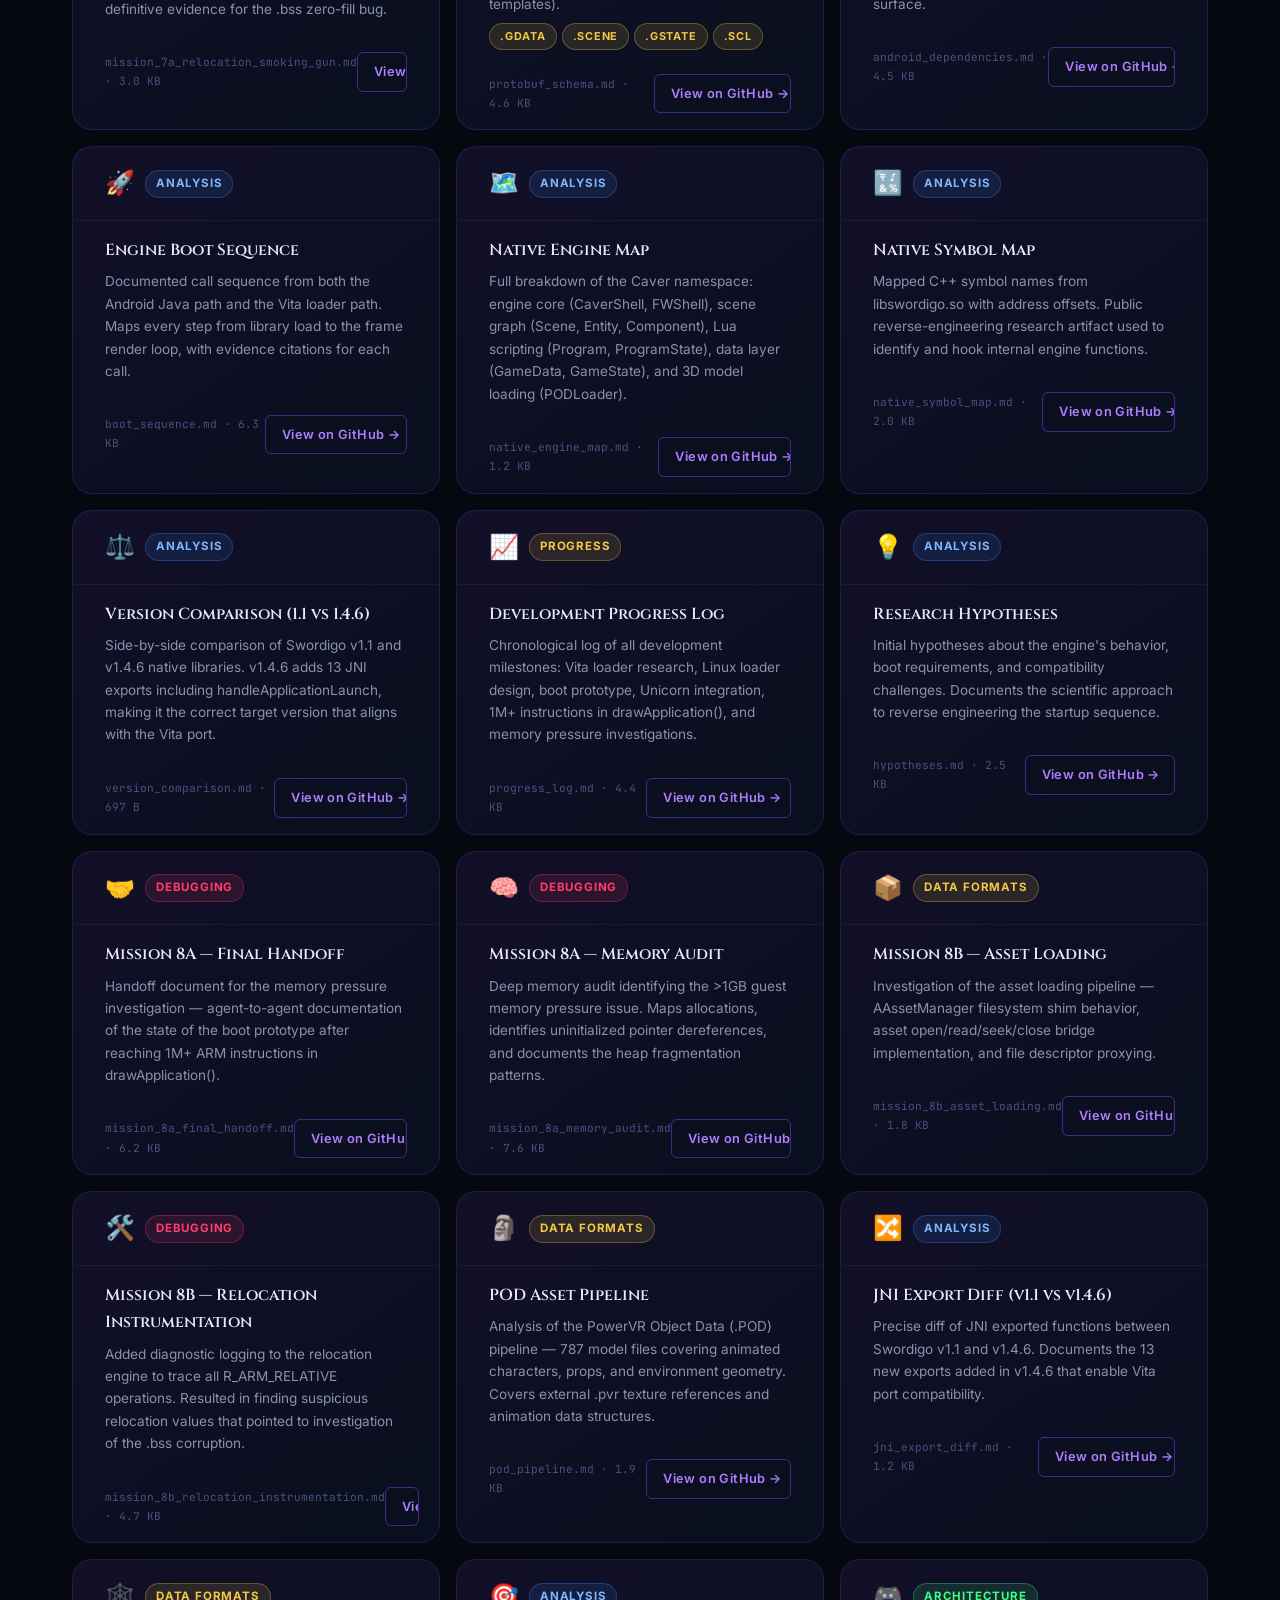
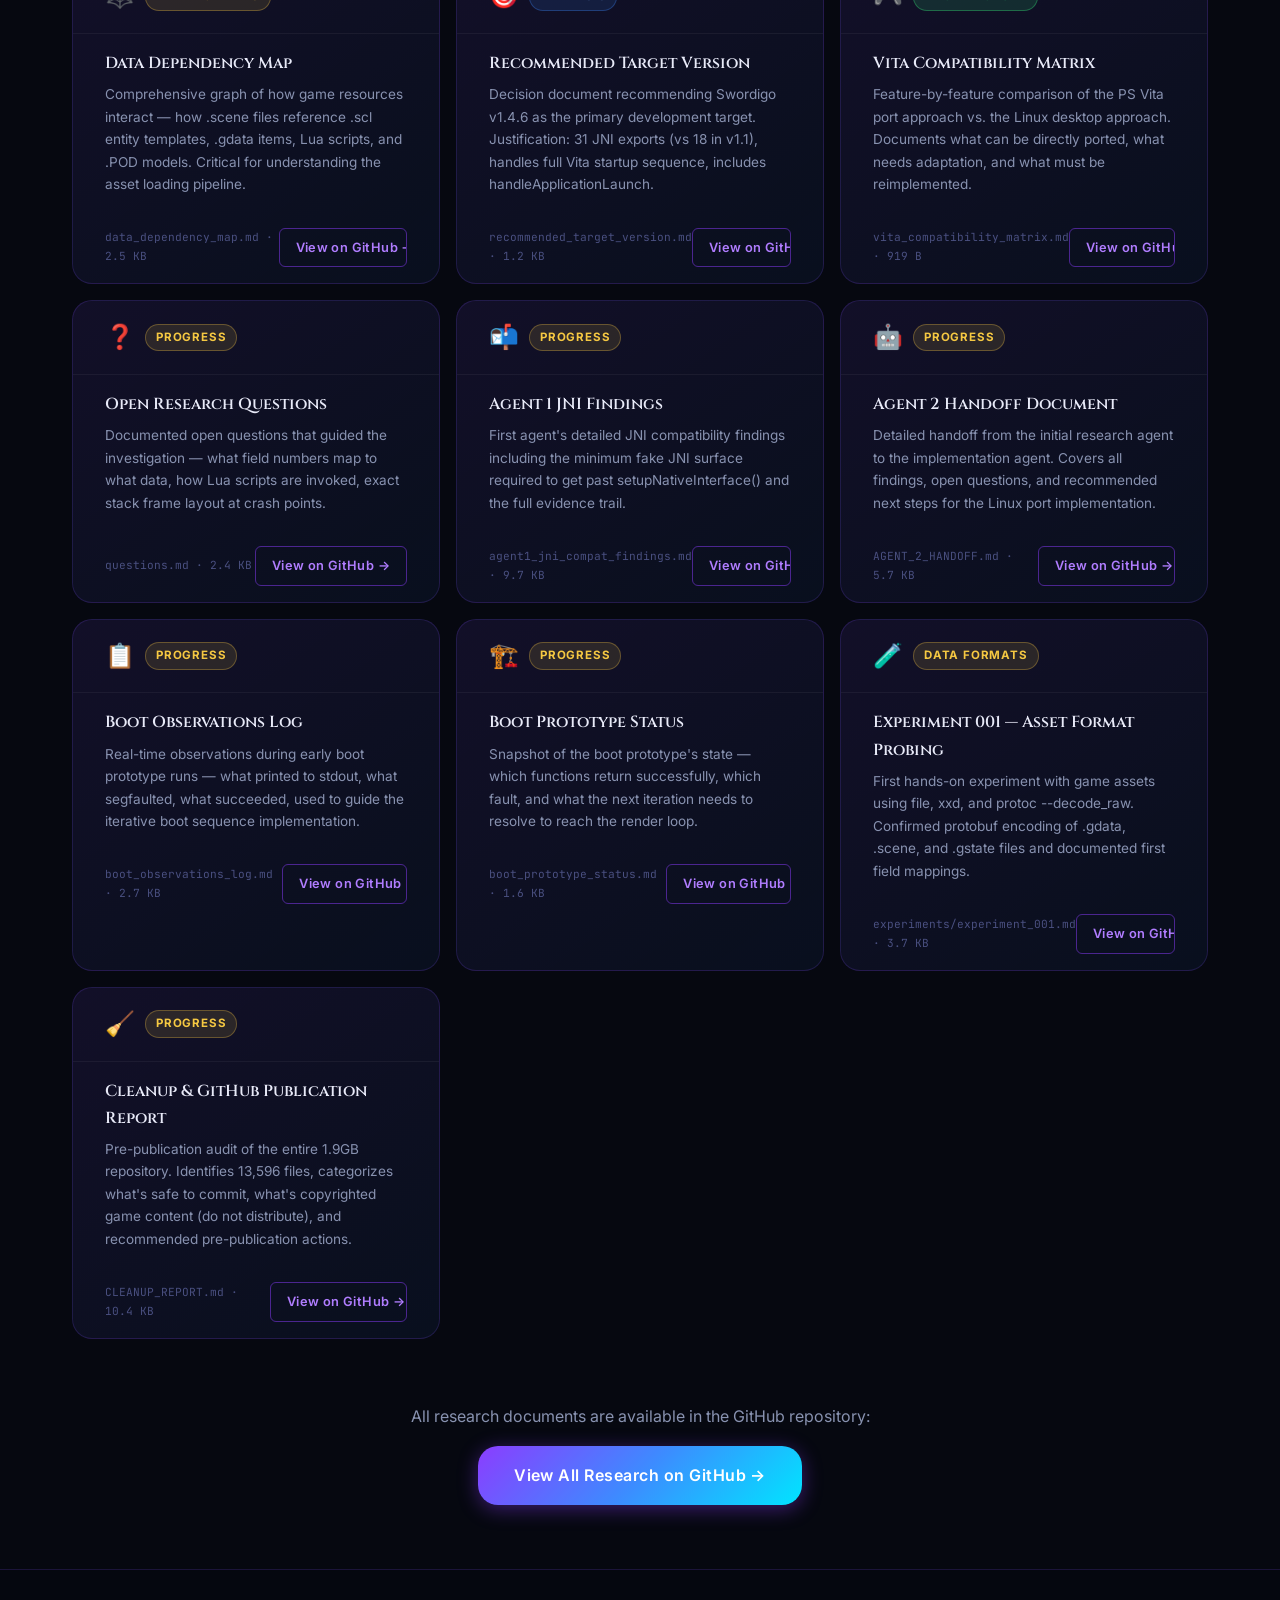
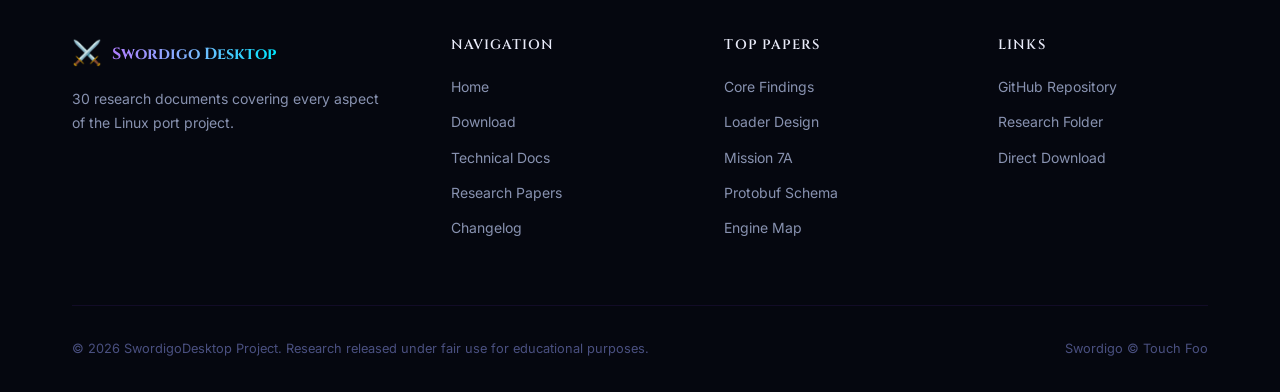
<file: web/research.html>
<!DOCTYPE html>
<html lang="en">
<head>
  <meta charset="UTF-8">
  <meta name="viewport" content="width=device-width, initial-scale=1.0">
  <title>Research Papers — Swordigo Desktop</title>
  <meta name="description" content="Complete reverse-engineering research documentation for the Swordigo Desktop Linux port. 30 detailed technical papers.">
  <link rel="stylesheet" href="style.css">
  <link rel="icon" href="data:image/svg+xml,<svg xmlns='http://www.w3.org/2000/svg' viewBox='0 0 100 100'><text y='.9em' font-size='90'>📄</text></svg>">
  <style>
    .filter-bar {
      display: flex;
      flex-wrap: wrap;
      gap: 8px;
      margin-bottom: var(--space-lg);
    }
    .filter-btn {
      padding: 6px 16px;
      border-radius: 99px;
      border: 1px solid var(--clr-border);
      background: transparent;
      color: var(--clr-text-muted);
      font-size: 0.8rem;
      font-weight: 600;
      cursor: pointer;
      transition: all 0.2s;
      font-family: var(--font-body);
    }
    .filter-btn:hover { border-color: rgba(139,61,255,0.4); color: var(--clr-text); }
    .filter-btn.active { background: rgba(139,61,255,0.2); border-color: rgba(139,61,255,0.5); color: var(--clr-purple-lt); }

    .paper-grid {
      display: grid;
      grid-template-columns: repeat(auto-fill, minmax(320px, 1fr));
      gap: var(--space-md);
    }

    .paper-full {
      background: var(--grad-card);
      border: 1px solid var(--clr-border);
      border-radius: var(--radius-lg);
      overflow: hidden;
      transition: all 0.3s var(--ease-out);
    }
    .paper-full:hover {
      border-color: rgba(139,61,255,0.35);
      transform: translateY(-3px);
      box-shadow: var(--shadow-card);
    }
    .paper-full__header {
      padding: var(--space-md) var(--space-lg);
      border-bottom: 1px solid rgba(255,255,255,0.05);
      display: flex;
      align-items: center;
      gap: 10px;
    }
    .paper-full__icon { font-size: 1.5rem; }
    .paper-full__body { padding: var(--space-md) var(--space-lg); }
    .paper-full__title {
      font-family: var(--font-display);
      font-size: 1rem;
      font-weight: 600;
      color: var(--clr-text);
      margin-bottom: 6px;
    }
    .paper-full__desc {
      font-size: 0.85rem;
      color: var(--clr-text-muted);
      line-height: 1.65;
      margin-bottom: var(--space-sm);
    }
    .paper-full__footer {
      padding: var(--space-sm) var(--space-lg) var(--space-md);
      display: flex;
      align-items: center;
      justify-content: space-between;
    }
    .paper-full__meta {
      font-family: var(--font-mono);
      font-size: 0.7rem;
      color: var(--clr-text-dim);
    }
  </style>
</head>
<body>
<canvas id="stars-canvas"></canvas>

<nav class="navbar" id="navbar">
  <div class="container">
    <div class="navbar__inner">
      <a href="index.html" class="navbar__logo">
        <span class="navbar__logo-icon">⚔️</span>
        <div class="navbar__logo-text"><span>Swordigo</span> Desktop</div>
      </a>
      <ul class="navbar__nav" id="main-nav">
        <li><a href="index.html">Home</a></li>
        <li><a href="download.html">Download</a></li>
        <li><a href="technical.html">Technical</a></li>
        <li><a href="research.html">Research</a></li>
        <li><a href="changelog.html">Changelog</a></li>
      </ul>
      <div class="navbar__cta" id="nav-cta">
        <a href="https://github.com/TheCorrectSynovian/SwordigoDesktop" target="_blank" rel="noopener" class="btn btn--secondary btn--sm">GitHub</a>
        <a href="download.html" class="btn btn--primary btn--sm">⬇ Download</a>
      </div>
      <button class="hamburger" id="hamburger" aria-label="Toggle menu"><span></span><span></span><span></span></button>
    </div>
  </div>
</nav>

<div class="page-header">
  <div class="container">
    <span class="section-label">Engineering Research</span>
    <h1 class="section-title">Research <span class="grad">Papers</span></h1>
    <p class="section-desc">30 detailed technical documents covering every aspect of the Swordigo Desktop port — from initial feasibility studies through crash investigations to final implementation.</p>
    <div class="mt-lg" style="display:flex; gap:12px; justify-content:center; flex-wrap:wrap;">
      <span class="badge badge--info">30 Documents</span>
      <span class="badge badge--working">All Public</span>
      <span class="badge badge--wip">Reverse Engineering Research</span>
    </div>
  </div>
</div>

<!-- FILTER BAR -->
<section class="section" id="all-papers">
  <div class="container">
    <div class="filter-bar reveal" id="filter-bar">
      <button class="filter-btn active" data-filter="all" id="filter-all">All Papers</button>
      <button class="filter-btn" data-filter="architecture" id="filter-arch">Architecture</button>
      <button class="filter-btn" data-filter="analysis" id="filter-analysis">Analysis</button>
      <button class="filter-btn" data-filter="debugging" id="filter-debug">Debugging</button>
      <button class="filter-btn" data-filter="data-formats" id="filter-data">Data Formats</button>
      <button class="filter-btn" data-filter="progress" id="filter-progress">Progress</button>
    </div>

    <div class="paper-grid" id="paper-grid">

      <!-- findings -->
      <div class="paper-full reveal" data-category="analysis" id="findings">
        <div class="paper-full__header">
          <span class="paper-full__icon">🔬</span>
          <span class="badge badge--info">Analysis</span>
        </div>
        <div class="paper-full__body">
          <div class="paper-full__title">Core Research Findings</div>
          <div class="paper-full__desc">The master research document. Covers Vita loader architecture, startup sequence, local native library symbol facts, JNI requirements, Android API dependencies, and asset format analysis. 75 evidence-backed findings.</div>
          <div style="display:flex; flex-wrap:wrap; gap:5px; margin-top:8px;">
            <span class="badge badge--info" style="font-size:0.68rem;">Vita Loader</span>
            <span class="badge badge--info" style="font-size:0.68rem;">JNI</span>
            <span class="badge badge--info" style="font-size:0.68rem;">Android APIs</span>
            <span class="badge badge--info" style="font-size:0.68rem;">Assets</span>
          </div>
        </div>
        <div class="paper-full__footer">
          <span class="paper-full__meta">findings.md · 13.6 KB · Agent 1+2</span>
          <a href="https://github.com/TheCorrectSynovian/SwordigoDesktop/blob/master/research/findings.md" target="_blank" rel="noopener" class="btn btn--outline btn--sm" id="paper-findings-link">View on GitHub →</a>
        </div>
      </div>

      <!-- linux_loader_design -->
      <div class="paper-full reveal" data-category="architecture" id="linux-loader">
        <div class="paper-full__header">
          <span class="paper-full__icon">📐</span>
          <span class="badge badge--working">Architecture</span>
        </div>
        <div class="paper-full__body">
          <div class="paper-full__title">Linux Loader Design</div>
          <div class="paper-full__desc">Complete blueprint for the ARMv7-on-x86_64 ELF loader. Covers ELF loading, relocation, JNI requirements table, Android compatibility layer API mapping, and the minimum viable boot path to reach setupApplication().</div>
          <div style="display:flex; flex-wrap:wrap; gap:5px; margin-top:8px;">
            <span class="badge badge--working" style="font-size:0.68rem;">ELF Loader</span>
            <span class="badge badge--working" style="font-size:0.68rem;">ARM</span>
            <span class="badge badge--working" style="font-size:0.68rem;">JNI</span>
          </div>
        </div>
        <div class="paper-full__footer">
          <span class="paper-full__meta">linux_loader_design.md · 3.3 KB</span>
          <a href="https://github.com/TheCorrectSynovian/SwordigoDesktop/blob/master/research/linux_loader_design.md" target="_blank" rel="noopener" class="btn btn--outline btn--sm" id="paper-loader-link">View on GitHub →</a>
        </div>
      </div>

      <!-- arm_execution_options -->
      <div class="paper-full reveal" data-category="architecture" id="arm-exec">
        <div class="paper-full__header">
          <span class="paper-full__icon">⚙️</span>
          <span class="badge badge--working">Architecture</span>
        </div>
        <div class="paper-full__body">
          <div class="paper-full__title">ARM Execution Feasibility Study</div>
          <div class="paper-full__desc">Comparative analysis of QEMU User Mode, Unicorn Engine, Dynarmic, Android Emulator, and Box86 for executing ARMv7 on x86_64 Linux. Final recommendation: embedded Unicorn emulation with trampolines.</div>
          <div style="display:flex; flex-wrap:wrap; gap:5px; margin-top:8px;">
            <span class="badge badge--working" style="font-size:0.68rem;">QEMU</span>
            <span class="badge badge--working" style="font-size:0.68rem;">Unicorn</span>
            <span class="badge badge--working" style="font-size:0.68rem;">Dynarmic</span>
          </div>
        </div>
        <div class="paper-full__footer">
          <span class="paper-full__meta">arm_execution_options.md · 4.8 KB</span>
          <a href="https://github.com/TheCorrectSynovian/SwordigoDesktop/blob/master/research/arm_execution_options.md" target="_blank" rel="noopener" class="btn btn--outline btn--sm" id="paper-arm-link">View on GitHub →</a>
        </div>
      </div>

      <!-- mission_7a_final_summary -->
      <div class="paper-full reveal" data-category="debugging" id="mission7a">
        <div class="paper-full__header">
          <span class="paper-full__icon">💥</span>
          <span class="badge badge--issue">Debugging</span>
        </div>
        <div class="paper-full__body">
          <div class="paper-full__title">Mission 7A — Root Cause Summary</div>
          <div class="paper-full__desc">Root cause analysis of the UC_ERR_FETCH_UNMAPPED crash at 0x10000000 after 62M ARM instructions. Identifies missing .bss initialization as the culprit. Includes exact code patches and memory layout diagrams.</div>
          <div style="display:flex; flex-wrap:wrap; gap:5px; margin-top:8px;">
            <span class="badge badge--issue" style="font-size:0.68rem;">Crash Analysis</span>
            <span class="badge badge--issue" style="font-size:0.68rem;">.bss Bug</span>
            <span class="badge badge--issue" style="font-size:0.68rem;">Unicorn</span>
          </div>
        </div>
        <div class="paper-full__footer">
          <span class="paper-full__meta">mission_7a_final_summary.md · 5.2 KB</span>
          <a href="https://github.com/TheCorrectSynovian/SwordigoDesktop/blob/master/research/mission_7a_final_summary.md" target="_blank" rel="noopener" class="btn btn--outline btn--sm" id="paper-m7a-link">View on GitHub →</a>
        </div>
      </div>

      <!-- mission_7a_investigation_complete -->
      <div class="paper-full reveal" data-category="debugging">
        <div class="paper-full__header">
          <span class="paper-full__icon">🔍</span>
          <span class="badge badge--issue">Debugging</span>
        </div>
        <div class="paper-full__body">
          <div class="paper-full__title">Mission 7A — Full Investigation</div>
          <div class="paper-full__desc">Complete investigation trail for the memory fetch fault. Includes disassembly analysis, relocation value tracing, function execution profiles, and the identification of the R_ARM_RELATIVE relocation failure.</div>
        </div>
        <div class="paper-full__footer">
          <span class="paper-full__meta">mission_7a_investigation_complete.md · 10.0 KB</span>
          <a href="https://github.com/TheCorrectSynovian/SwordigoDesktop/blob/master/research/mission_7a_investigation_complete.md" target="_blank" rel="noopener" class="btn btn--outline btn--sm" id="paper-m7a-inv-link">View on GitHub →</a>
        </div>
      </div>

      <!-- mission_7a_crash_analysis -->
      <div class="paper-full reveal" data-category="debugging">
        <div class="paper-full__header">
          <span class="paper-full__icon">🩻</span>
          <span class="badge badge--issue">Debugging</span>
        </div>
        <div class="paper-full__body">
          <div class="paper-full__title">Mission 7A — Crash Analysis</div>
          <div class="paper-full__desc">Step-by-step crash analysis with Unicorn error codes, register dumps, stack traces, and memory map inspection leading to the identification of the unmapped address fault.</div>
        </div>
        <div class="paper-full__footer">
          <span class="paper-full__meta">mission_7a_crash_analysis.md · 8.1 KB</span>
          <a href="https://github.com/TheCorrectSynovian/SwordigoDesktop/blob/master/research/mission_7a_crash_analysis.md" target="_blank" rel="noopener" class="btn btn--outline btn--sm" id="paper-m7a-crash-link">View on GitHub →</a>
        </div>
      </div>

      <!-- mission_7a_relocation_smoking_gun -->
      <div class="paper-full reveal" data-category="debugging">
        <div class="paper-full__header">
          <span class="paper-full__icon">🔫</span>
          <span class="badge badge--issue">Debugging</span>
        </div>
        <div class="paper-full__body">
          <div class="paper-full__title">Mission 7A — Relocation Smoking Gun</div>
          <div class="paper-full__desc">Pinpoints the exact R_ARM_RELATIVE relocation at offset 0x444ef4 that produced the invalid 0x10000000 pointer, providing definitive evidence for the .bss zero-fill bug.</div>
        </div>
        <div class="paper-full__footer">
          <span class="paper-full__meta">mission_7a_relocation_smoking_gun.md · 3.0 KB</span>
          <a href="https://github.com/TheCorrectSynovian/SwordigoDesktop/blob/master/research/mission_7a_relocation_smoking_gun.md" target="_blank" rel="noopener" class="btn btn--outline btn--sm" id="paper-m7a-relo-link">View on GitHub →</a>
        </div>
      </div>

      <!-- protobuf_schema -->
      <div class="paper-full reveal" data-category="data-formats" id="protobuf">
        <div class="paper-full__header">
          <span class="paper-full__icon">📊</span>
          <span class="badge badge--wip">Data Formats</span>
        </div>
        <div class="paper-full__body">
          <div class="paper-full__title">Protobuf Schema Analysis</div>
          <div class="paper-full__desc">Decoded field mappings for .gdata (items, quests, triggers), .scene (scene objects, components, Lua scripts), .gstate (player state, inventory, spells), and .scl (entity class templates).</div>
          <div style="display:flex; flex-wrap:wrap; gap:5px; margin-top:8px;">
            <span class="badge badge--wip" style="font-size:0.68rem;">.gdata</span>
            <span class="badge badge--wip" style="font-size:0.68rem;">.scene</span>
            <span class="badge badge--wip" style="font-size:0.68rem;">.gstate</span>
            <span class="badge badge--wip" style="font-size:0.68rem;">.scl</span>
          </div>
        </div>
        <div class="paper-full__footer">
          <span class="paper-full__meta">protobuf_schema.md · 4.6 KB</span>
          <a href="https://github.com/TheCorrectSynovian/SwordigoDesktop/blob/master/research/protobuf_schema.md" target="_blank" rel="noopener" class="btn btn--outline btn--sm" id="paper-proto-link">View on GitHub →</a>
        </div>
      </div>

      <!-- android_dependencies -->
      <div class="paper-full reveal" data-category="analysis">
        <div class="paper-full__header">
          <span class="paper-full__icon">📱</span>
          <span class="badge badge--info">Analysis</span>
        </div>
        <div class="paper-full__body">
          <div class="paper-full__title">Android Dependencies Catalog</div>
          <div class="paper-full__desc">Complete catalog of all Android API imports: native shared libraries (DT_NEEDED), NDK asset APIs, JNI functions, GLES/EGL symbols, OpenAL functions, and libc/pthread/zlib surface.</div>
        </div>
        <div class="paper-full__footer">
          <span class="paper-full__meta">android_dependencies.md · 4.5 KB</span>
          <a href="https://github.com/TheCorrectSynovian/SwordigoDesktop/blob/master/research/android_dependencies.md" target="_blank" rel="noopener" class="btn btn--outline btn--sm" id="paper-android-link">View on GitHub →</a>
        </div>
      </div>

      <!-- boot_sequence -->
      <div class="paper-full reveal" data-category="analysis">
        <div class="paper-full__header">
          <span class="paper-full__icon">🚀</span>
          <span class="badge badge--info">Analysis</span>
        </div>
        <div class="paper-full__body">
          <div class="paper-full__title">Engine Boot Sequence</div>
          <div class="paper-full__desc">Documented call sequence from both the Android Java path and the Vita loader path. Maps every step from library load to the frame render loop, with evidence citations for each call.</div>
        </div>
        <div class="paper-full__footer">
          <span class="paper-full__meta">boot_sequence.md · 6.3 KB</span>
          <a href="https://github.com/TheCorrectSynovian/SwordigoDesktop/blob/master/research/boot_sequence.md" target="_blank" rel="noopener" class="btn btn--outline btn--sm" id="paper-boot-link">View on GitHub →</a>
        </div>
      </div>

      <!-- native_engine_map -->
      <div class="paper-full reveal" data-category="analysis" id="engine-map">
        <div class="paper-full__header">
          <span class="paper-full__icon">🗺️</span>
          <span class="badge badge--info">Analysis</span>
        </div>
        <div class="paper-full__body">
          <div class="paper-full__title">Native Engine Map</div>
          <div class="paper-full__desc">Full breakdown of the Caver namespace: engine core (CaverShell, FWShell), scene graph (Scene, Entity, Component), Lua scripting (Program, ProgramState), data layer (GameData, GameState), and 3D model loading (PODLoader).</div>
        </div>
        <div class="paper-full__footer">
          <span class="paper-full__meta">native_engine_map.md · 1.2 KB</span>
          <a href="https://github.com/TheCorrectSynovian/SwordigoDesktop/blob/master/research/native_engine_map.md" target="_blank" rel="noopener" class="btn btn--outline btn--sm" id="paper-engine-link">View on GitHub →</a>
        </div>
      </div>

      <!-- native_symbol_map -->
      <div class="paper-full reveal" data-category="analysis">
        <div class="paper-full__header">
          <span class="paper-full__icon">🔣</span>
          <span class="badge badge--info">Analysis</span>
        </div>
        <div class="paper-full__body">
          <div class="paper-full__title">Native Symbol Map</div>
          <div class="paper-full__desc">Mapped C++ symbol names from libswordigo.so with address offsets. Public reverse-engineering research artifact used to identify and hook internal engine functions.</div>
        </div>
        <div class="paper-full__footer">
          <span class="paper-full__meta">native_symbol_map.md · 2.0 KB</span>
          <a href="https://github.com/TheCorrectSynovian/SwordigoDesktop/blob/master/research/native_symbol_map.md" target="_blank" rel="noopener" class="btn btn--outline btn--sm" id="paper-syms-link">View on GitHub →</a>
        </div>
      </div>

      <!-- version_comparison -->
      <div class="paper-full reveal" data-category="analysis">
        <div class="paper-full__header">
          <span class="paper-full__icon">⚖️</span>
          <span class="badge badge--info">Analysis</span>
        </div>
        <div class="paper-full__body">
          <div class="paper-full__title">Version Comparison (1.1 vs 1.4.6)</div>
          <div class="paper-full__desc">Side-by-side comparison of Swordigo v1.1 and v1.4.6 native libraries. v1.4.6 adds 13 JNI exports including handleApplicationLaunch, making it the correct target version that aligns with the Vita port.</div>
        </div>
        <div class="paper-full__footer">
          <span class="paper-full__meta">version_comparison.md · 697 B</span>
          <a href="https://github.com/TheCorrectSynovian/SwordigoDesktop/blob/master/research/version_comparison.md" target="_blank" rel="noopener" class="btn btn--outline btn--sm" id="paper-ver-link">View on GitHub →</a>
        </div>
      </div>

      <!-- progress_log -->
      <div class="paper-full reveal" data-category="progress">
        <div class="paper-full__header">
          <span class="paper-full__icon">📈</span>
          <span class="badge badge--wip">Progress</span>
        </div>
        <div class="paper-full__body">
          <div class="paper-full__title">Development Progress Log</div>
          <div class="paper-full__desc">Chronological log of all development milestones: Vita loader research, Linux loader design, boot prototype, Unicorn integration, 1M+ instructions in drawApplication(), and memory pressure investigations.</div>
        </div>
        <div class="paper-full__footer">
          <span class="paper-full__meta">progress_log.md · 4.4 KB</span>
          <a href="https://github.com/TheCorrectSynovian/SwordigoDesktop/blob/master/research/progress_log.md" target="_blank" rel="noopener" class="btn btn--outline btn--sm" id="paper-prog-link">View on GitHub →</a>
        </div>
      </div>

      <!-- hypotheses -->
      <div class="paper-full reveal" data-category="analysis">
        <div class="paper-full__header">
          <span class="paper-full__icon">💡</span>
          <span class="badge badge--info">Analysis</span>
        </div>
        <div class="paper-full__body">
          <div class="paper-full__title">Research Hypotheses</div>
          <div class="paper-full__desc">Initial hypotheses about the engine's behavior, boot requirements, and compatibility challenges. Documents the scientific approach to reverse engineering the startup sequence.</div>
        </div>
        <div class="paper-full__footer">
          <span class="paper-full__meta">hypotheses.md · 2.5 KB</span>
          <a href="https://github.com/TheCorrectSynovian/SwordigoDesktop/blob/master/research/hypotheses.md" target="_blank" rel="noopener" class="btn btn--outline btn--sm" id="paper-hyp-link">View on GitHub →</a>
        </div>
      </div>

      <!-- mission_8a_final_handoff -->
      <div class="paper-full reveal" data-category="debugging">
        <div class="paper-full__header">
          <span class="paper-full__icon">🤝</span>
          <span class="badge badge--issue">Debugging</span>
        </div>
        <div class="paper-full__body">
          <div class="paper-full__title">Mission 8A — Final Handoff</div>
          <div class="paper-full__desc">Handoff document for the memory pressure investigation — agent-to-agent documentation of the state of the boot prototype after reaching 1M+ ARM instructions in drawApplication().</div>
        </div>
        <div class="paper-full__footer">
          <span class="paper-full__meta">mission_8a_final_handoff.md · 6.2 KB</span>
          <a href="https://github.com/TheCorrectSynovian/SwordigoDesktop/blob/master/research/mission_8a_final_handoff.md" target="_blank" rel="noopener" class="btn btn--outline btn--sm" id="paper-m8a-link">View on GitHub →</a>
        </div>
      </div>

      <!-- mission_8a_memory_audit -->
      <div class="paper-full reveal" data-category="debugging">
        <div class="paper-full__header">
          <span class="paper-full__icon">🧠</span>
          <span class="badge badge--issue">Debugging</span>
        </div>
        <div class="paper-full__body">
          <div class="paper-full__title">Mission 8A — Memory Audit</div>
          <div class="paper-full__desc">Deep memory audit identifying the >1GB guest memory pressure issue. Maps allocations, identifies uninitialized pointer dereferences, and documents the heap fragmentation patterns.</div>
        </div>
        <div class="paper-full__footer">
          <span class="paper-full__meta">mission_8a_memory_audit.md · 7.6 KB</span>
          <a href="https://github.com/TheCorrectSynovian/SwordigoDesktop/blob/master/research/mission_8a_memory_audit.md" target="_blank" rel="noopener" class="btn btn--outline btn--sm" id="paper-m8a-mem-link">View on GitHub →</a>
        </div>
      </div>

      <!-- mission_8b_asset_loading -->
      <div class="paper-full reveal" data-category="data-formats">
        <div class="paper-full__header">
          <span class="paper-full__icon">📦</span>
          <span class="badge badge--wip">Data Formats</span>
        </div>
        <div class="paper-full__body">
          <div class="paper-full__title">Mission 8B — Asset Loading</div>
          <div class="paper-full__desc">Investigation of the asset loading pipeline — AAssetManager filesystem shim behavior, asset open/read/seek/close bridge implementation, and file descriptor proxying.</div>
        </div>
        <div class="paper-full__footer">
          <span class="paper-full__meta">mission_8b_asset_loading.md · 1.8 KB</span>
          <a href="https://github.com/TheCorrectSynovian/SwordigoDesktop/blob/master/research/mission_8b_asset_loading.md" target="_blank" rel="noopener" class="btn btn--outline btn--sm" id="paper-m8b-link">View on GitHub →</a>
        </div>
      </div>

      <!-- mission_8b_relocation_instrumentation -->
      <div class="paper-full reveal" data-category="debugging">
        <div class="paper-full__header">
          <span class="paper-full__icon">🛠️</span>
          <span class="badge badge--issue">Debugging</span>
        </div>
        <div class="paper-full__body">
          <div class="paper-full__title">Mission 8B — Relocation Instrumentation</div>
          <div class="paper-full__desc">Added diagnostic logging to the relocation engine to trace all R_ARM_RELATIVE operations. Resulted in finding suspicious relocation values that pointed to investigation of the .bss corruption.</div>
        </div>
        <div class="paper-full__footer">
          <span class="paper-full__meta">mission_8b_relocation_instrumentation.md · 4.7 KB</span>
          <a href="https://github.com/TheCorrectSynovian/SwordigoDesktop/blob/master/research/mission_8b_relocation_instrumentation.md" target="_blank" rel="noopener" class="btn btn--outline btn--sm" id="paper-m8b-relo-link">View on GitHub →</a>
        </div>
      </div>

      <!-- pod_pipeline -->
      <div class="paper-full reveal" data-category="data-formats">
        <div class="paper-full__header">
          <span class="paper-full__icon">🗿</span>
          <span class="badge badge--wip">Data Formats</span>
        </div>
        <div class="paper-full__body">
          <div class="paper-full__title">POD Asset Pipeline</div>
          <div class="paper-full__desc">Analysis of the PowerVR Object Data (.POD) pipeline — 787 model files covering animated characters, props, and environment geometry. Covers external .pvr texture references and animation data structures.</div>
        </div>
        <div class="paper-full__footer">
          <span class="paper-full__meta">pod_pipeline.md · 1.9 KB</span>
          <a href="https://github.com/TheCorrectSynovian/SwordigoDesktop/blob/master/research/pod_pipeline.md" target="_blank" rel="noopener" class="btn btn--outline btn--sm" id="paper-pod-link">View on GitHub →</a>
        </div>
      </div>

      <!-- jni_export_diff -->
      <div class="paper-full reveal" data-category="analysis">
        <div class="paper-full__header">
          <span class="paper-full__icon">🔀</span>
          <span class="badge badge--info">Analysis</span>
        </div>
        <div class="paper-full__body">
          <div class="paper-full__title">JNI Export Diff (v1.1 vs v1.4.6)</div>
          <div class="paper-full__desc">Precise diff of JNI exported functions between Swordigo v1.1 and v1.4.6. Documents the 13 new exports added in v1.4.6 that enable Vita port compatibility.</div>
        </div>
        <div class="paper-full__footer">
          <span class="paper-full__meta">jni_export_diff.md · 1.2 KB</span>
          <a href="https://github.com/TheCorrectSynovian/SwordigoDesktop/blob/master/research/jni_export_diff.md" target="_blank" rel="noopener" class="btn btn--outline btn--sm" id="paper-jni-diff-link">View on GitHub →</a>
        </div>
      </div>

      <!-- data_dependency_map -->
      <div class="paper-full reveal" data-category="data-formats">
        <div class="paper-full__header">
          <span class="paper-full__icon">🕸️</span>
          <span class="badge badge--wip">Data Formats</span>
        </div>
        <div class="paper-full__body">
          <div class="paper-full__title">Data Dependency Map</div>
          <div class="paper-full__desc">Comprehensive graph of how game resources interact — how .scene files reference .scl entity templates, .gdata items, Lua scripts, and .POD models. Critical for understanding the asset loading pipeline.</div>
        </div>
        <div class="paper-full__footer">
          <span class="paper-full__meta">data_dependency_map.md · 2.5 KB</span>
          <a href="https://github.com/TheCorrectSynovian/SwordigoDesktop/blob/master/research/data_dependency_map.md" target="_blank" rel="noopener" class="btn btn--outline btn--sm" id="paper-dep-link">View on GitHub →</a>
        </div>
      </div>

      <!-- recommended_target_version -->
      <div class="paper-full reveal" data-category="analysis">
        <div class="paper-full__header">
          <span class="paper-full__icon">🎯</span>
          <span class="badge badge--info">Analysis</span>
        </div>
        <div class="paper-full__body">
          <div class="paper-full__title">Recommended Target Version</div>
          <div class="paper-full__desc">Decision document recommending Swordigo v1.4.6 as the primary development target. Justification: 31 JNI exports (vs 18 in v1.1), handles full Vita startup sequence, includes handleApplicationLaunch.</div>
        </div>
        <div class="paper-full__footer">
          <span class="paper-full__meta">recommended_target_version.md · 1.2 KB</span>
          <a href="https://github.com/TheCorrectSynovian/SwordigoDesktop/blob/master/research/recommended_target_version.md" target="_blank" rel="noopener" class="btn btn--outline btn--sm" id="paper-rec-link">View on GitHub →</a>
        </div>
      </div>

      <!-- vita_compatibility_matrix -->
      <div class="paper-full reveal" data-category="architecture">
        <div class="paper-full__header">
          <span class="paper-full__icon">🎮</span>
          <span class="badge badge--working">Architecture</span>
        </div>
        <div class="paper-full__body">
          <div class="paper-full__title">Vita Compatibility Matrix</div>
          <div class="paper-full__desc">Feature-by-feature comparison of the PS Vita port approach vs. the Linux desktop approach. Documents what can be directly ported, what needs adaptation, and what must be reimplemented.</div>
        </div>
        <div class="paper-full__footer">
          <span class="paper-full__meta">vita_compatibility_matrix.md · 919 B</span>
          <a href="https://github.com/TheCorrectSynovian/SwordigoDesktop/blob/master/research/vita_compatibility_matrix.md" target="_blank" rel="noopener" class="btn btn--outline btn--sm" id="paper-vita-link">View on GitHub →</a>
        </div>
      </div>

      <!-- questions -->
      <div class="paper-full reveal" data-category="progress">
        <div class="paper-full__header">
          <span class="paper-full__icon">❓</span>
          <span class="badge badge--wip">Progress</span>
        </div>
        <div class="paper-full__body">
          <div class="paper-full__title">Open Research Questions</div>
          <div class="paper-full__desc">Documented open questions that guided the investigation — what field numbers map to what data, how Lua scripts are invoked, exact stack frame layout at crash points.</div>
        </div>
        <div class="paper-full__footer">
          <span class="paper-full__meta">questions.md · 2.4 KB</span>
          <a href="https://github.com/TheCorrectSynovian/SwordigoDesktop/blob/master/research/questions.md" target="_blank" rel="noopener" class="btn btn--outline btn--sm" id="paper-q-link">View on GitHub →</a>
        </div>
      </div>

      <!-- AGENT handoffs -->
      <div class="paper-full reveal" data-category="progress">
        <div class="paper-full__header">
          <span class="paper-full__icon">📬</span>
          <span class="badge badge--wip">Progress</span>
        </div>
        <div class="paper-full__body">
          <div class="paper-full__title">Agent 1 JNI Findings</div>
          <div class="paper-full__desc">First agent's detailed JNI compatibility findings including the minimum fake JNI surface required to get past setupNativeInterface() and the full evidence trail.</div>
        </div>
        <div class="paper-full__footer">
          <span class="paper-full__meta">agent1_jni_compat_findings.md · 9.7 KB</span>
          <a href="https://github.com/TheCorrectSynovian/SwordigoDesktop/blob/master/research/agent1_jni_compat_findings.md" target="_blank" rel="noopener" class="btn btn--outline btn--sm" id="paper-a1-link">View on GitHub →</a>
        </div>
      </div>

      <div class="paper-full reveal" data-category="progress">
        <div class="paper-full__header">
          <span class="paper-full__icon">🤖</span>
          <span class="badge badge--wip">Progress</span>
        </div>
        <div class="paper-full__body">
          <div class="paper-full__title">Agent 2 Handoff Document</div>
          <div class="paper-full__desc">Detailed handoff from the initial research agent to the implementation agent. Covers all findings, open questions, and recommended next steps for the Linux port implementation.</div>
        </div>
        <div class="paper-full__footer">
          <span class="paper-full__meta">AGENT_2_HANDOFF.md · 5.7 KB</span>
          <a href="https://github.com/TheCorrectSynovian/SwordigoDesktop/blob/master/research/AGENT_2_HANDOFF.md" target="_blank" rel="noopener" class="btn btn--outline btn--sm" id="paper-a2-link">View on GitHub →</a>
        </div>
      </div>

      <!-- boot_observations_log -->
      <div class="paper-full reveal" data-category="progress">
        <div class="paper-full__header">
          <span class="paper-full__icon">📋</span>
          <span class="badge badge--wip">Progress</span>
        </div>
        <div class="paper-full__body">
          <div class="paper-full__title">Boot Observations Log</div>
          <div class="paper-full__desc">Real-time observations during early boot prototype runs — what printed to stdout, what segfaulted, what succeeded, used to guide the iterative boot sequence implementation.</div>
        </div>
        <div class="paper-full__footer">
          <span class="paper-full__meta">boot_observations_log.md · 2.7 KB</span>
          <a href="https://github.com/TheCorrectSynovian/SwordigoDesktop/blob/master/research/boot_observations_log.md" target="_blank" rel="noopener" class="btn btn--outline btn--sm" id="paper-boot-obs-link">View on GitHub →</a>
        </div>
      </div>

      <!-- boot_prototype_status -->
      <div class="paper-full reveal" data-category="progress">
        <div class="paper-full__header">
          <span class="paper-full__icon">🏗️</span>
          <span class="badge badge--wip">Progress</span>
        </div>
        <div class="paper-full__body">
          <div class="paper-full__title">Boot Prototype Status</div>
          <div class="paper-full__desc">Snapshot of the boot prototype's state — which functions return successfully, which fault, and what the next iteration needs to resolve to reach the render loop.</div>
        </div>
        <div class="paper-full__footer">
          <span class="paper-full__meta">boot_prototype_status.md · 1.6 KB</span>
          <a href="https://github.com/TheCorrectSynovian/SwordigoDesktop/blob/master/research/boot_prototype_status.md" target="_blank" rel="noopener" class="btn btn--outline btn--sm" id="paper-boot-proto-link">View on GitHub →</a>
        </div>
      </div>

      <!-- experiment_001 -->
      <div class="paper-full reveal" data-category="data-formats">
        <div class="paper-full__header">
          <span class="paper-full__icon">🧪</span>
          <span class="badge badge--wip">Data Formats</span>
        </div>
        <div class="paper-full__body">
          <div class="paper-full__title">Experiment 001 — Asset Format Probing</div>
          <div class="paper-full__desc">First hands-on experiment with game assets using file, xxd, and protoc --decode_raw. Confirmed protobuf encoding of .gdata, .scene, and .gstate files and documented first field mappings.</div>
        </div>
        <div class="paper-full__footer">
          <span class="paper-full__meta">experiments/experiment_001.md · 3.7 KB</span>
          <a href="https://github.com/TheCorrectSynovian/SwordigoDesktop/blob/master/research/experiments/experiment_001.md" target="_blank" rel="noopener" class="btn btn--outline btn--sm" id="paper-exp001-link">View on GitHub →</a>
        </div>
      </div>

      <!-- CLEANUP REPORT -->
      <div class="paper-full reveal" data-category="progress">
        <div class="paper-full__header">
          <span class="paper-full__icon">🧹</span>
          <span class="badge badge--wip">Progress</span>
        </div>
        <div class="paper-full__body">
          <div class="paper-full__title">Cleanup &amp; GitHub Publication Report</div>
          <div class="paper-full__desc">Pre-publication audit of the entire 1.9GB repository. Identifies 13,596 files, categorizes what's safe to commit, what's copyrighted game content (do not distribute), and recommended pre-publication actions.</div>
        </div>
        <div class="paper-full__footer">
          <span class="paper-full__meta">CLEANUP_REPORT.md · 10.4 KB</span>
          <a href="https://github.com/TheCorrectSynovian/SwordigoDesktop/blob/master/CLEANUP_REPORT.md" target="_blank" rel="noopener" class="btn btn--outline btn--sm" id="paper-cleanup-link">View on GitHub →</a>
        </div>
      </div>

    </div><!-- end paper-grid -->

    <!-- Direct GitHub link -->
    <div class="text-center mt-xl reveal">
      <p class="text-muted mb-md">All research documents are available in the GitHub repository:</p>
      <a href="https://github.com/TheCorrectSynovian/SwordigoDesktop/tree/master/research" target="_blank" rel="noopener"
         class="btn btn--primary btn--lg" id="view-all-github-btn">
        View All Research on GitHub →
      </a>
    </div>
  </div>
</section>

<footer class="footer">
  <div class="container">
    <div class="footer__grid">
      <div class="footer__brand">
        <div style="margin-bottom:12px; display:flex; align-items:center; gap:10px; font-family:var(--font-display); font-weight:700; color:var(--clr-text);">
          <span style="font-size:1.5rem;">⚔️</span>
          <span style="background:var(--grad-text); -webkit-background-clip:text; -webkit-text-fill-color:transparent;">Swordigo Desktop</span>
        </div>
        <p>30 research documents covering every aspect of the Linux port project.</p>
      </div>
      <div class="footer__col">
        <h5>Navigation</h5>
        <ul class="footer__links">
          <li><a href="index.html">Home</a></li>
          <li><a href="download.html">Download</a></li>
          <li><a href="technical.html">Technical Docs</a></li>
          <li><a href="research.html">Research Papers</a></li>
          <li><a href="changelog.html">Changelog</a></li>
        </ul>
      </div>
      <div class="footer__col">
        <h5>Top Papers</h5>
        <ul class="footer__links">
          <li><a href="#findings">Core Findings</a></li>
          <li><a href="#linux-loader">Loader Design</a></li>
          <li><a href="#mission7a">Mission 7A</a></li>
          <li><a href="#protobuf">Protobuf Schema</a></li>
          <li><a href="#engine-map">Engine Map</a></li>
        </ul>
      </div>
      <div class="footer__col">
        <h5>Links</h5>
        <ul class="footer__links">
          <li><a href="https://github.com/TheCorrectSynovian/SwordigoDesktop" target="_blank" rel="noopener">GitHub Repository</a></li>
          <li><a href="https://github.com/TheCorrectSynovian/SwordigoDesktop/tree/master/research" target="_blank" rel="noopener">Research Folder</a></li>
          <li><a href="https://github.com/TheCorrectSynovian/SwordigoDesktop/releases/download/v1_beta/Swordigo-x86_64_v1beta.AppImage">Direct Download</a></li>
        </ul>
      </div>
    </div>
    <div class="footer__bottom">
      <span>© 2026 SwordigoDesktop Project. Research released under fair use for educational purposes.</span>
      <span>Swordigo © Touch Foo</span>
    </div>
  </div>
</footer>

<script src="main.js"></script>
<script>
// Filter functionality
(function() {
  const filterBtns = document.querySelectorAll('.filter-btn');
  const papers = document.querySelectorAll('.paper-full');

  filterBtns.forEach(btn => {
    btn.addEventListener('click', () => {
      filterBtns.forEach(b => b.classList.remove('active'));
      btn.classList.add('active');
      const filter = btn.dataset.filter;
      papers.forEach(p => {
        if (filter === 'all' || p.dataset.category === filter) {
          p.style.display = '';
        } else {
          p.style.display = 'none';
        }
      });
    });
  });
})();
</script>
</body>
</html>
</file>
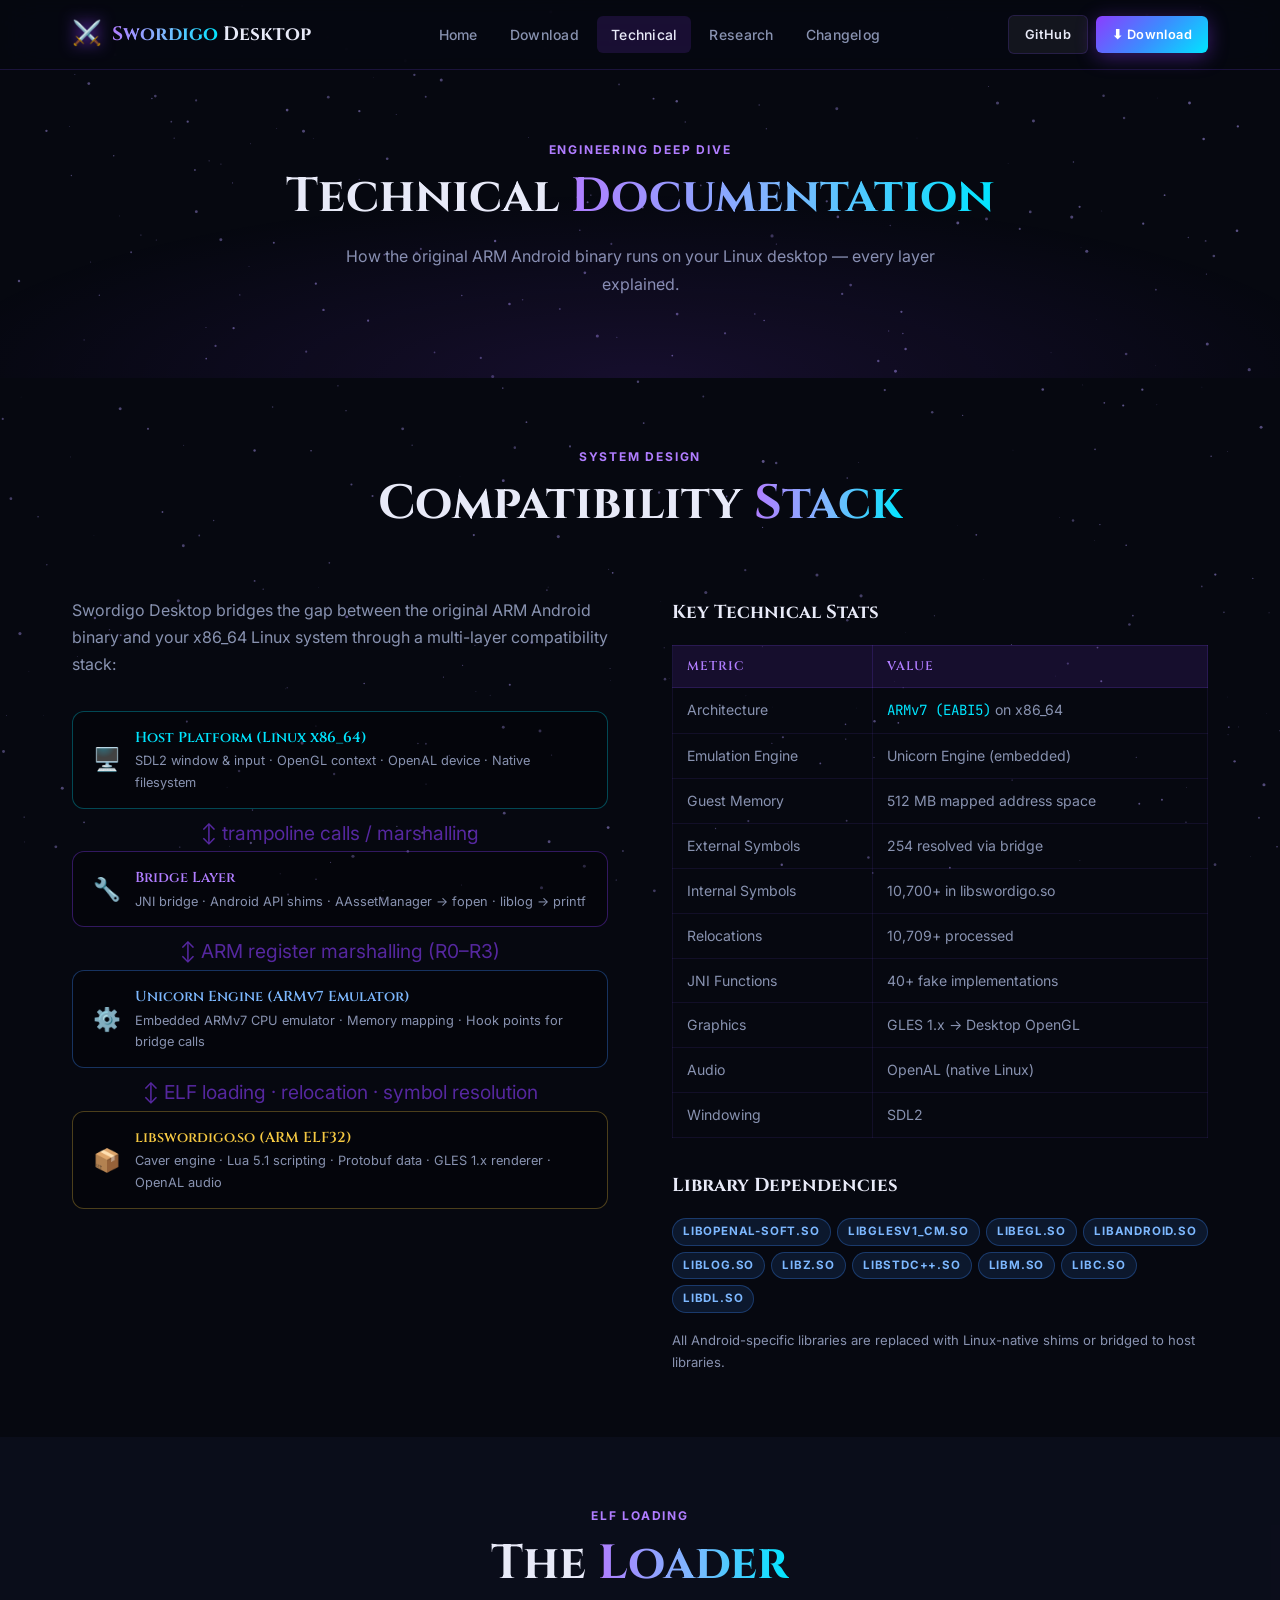
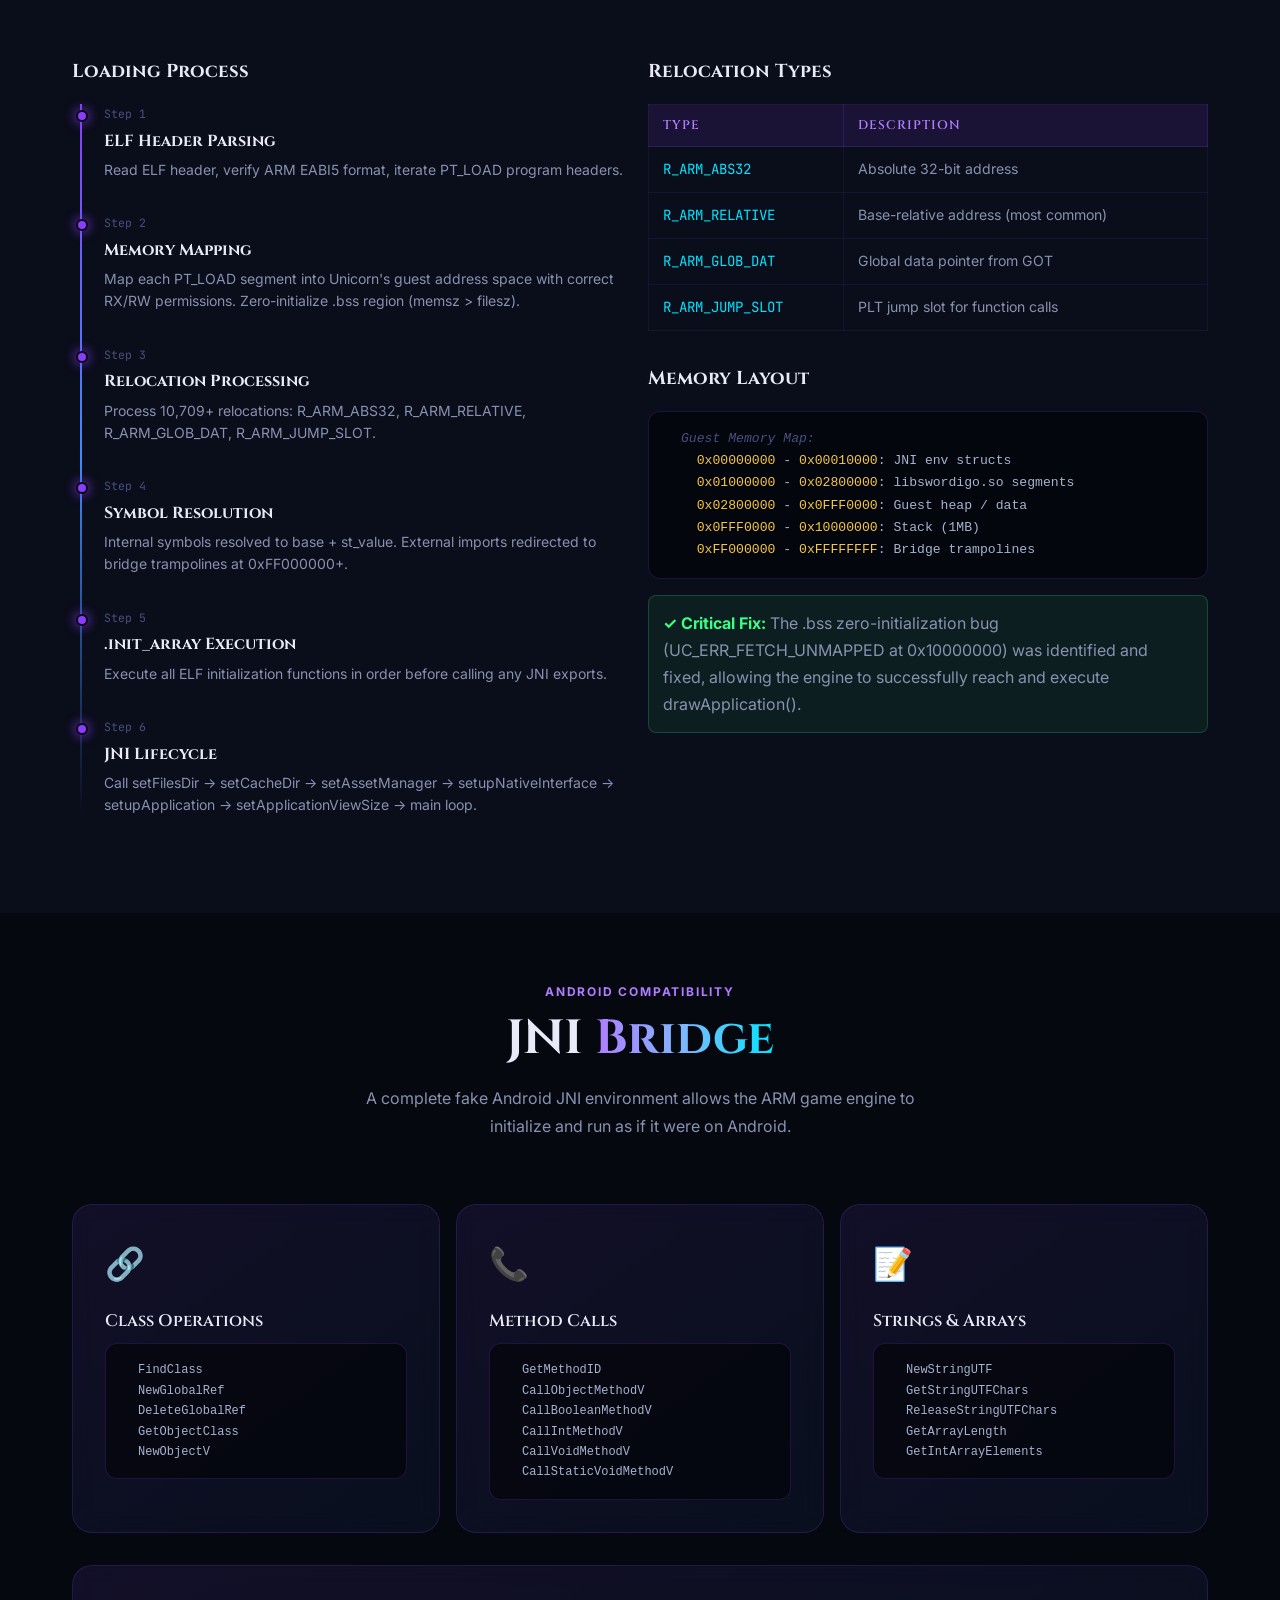
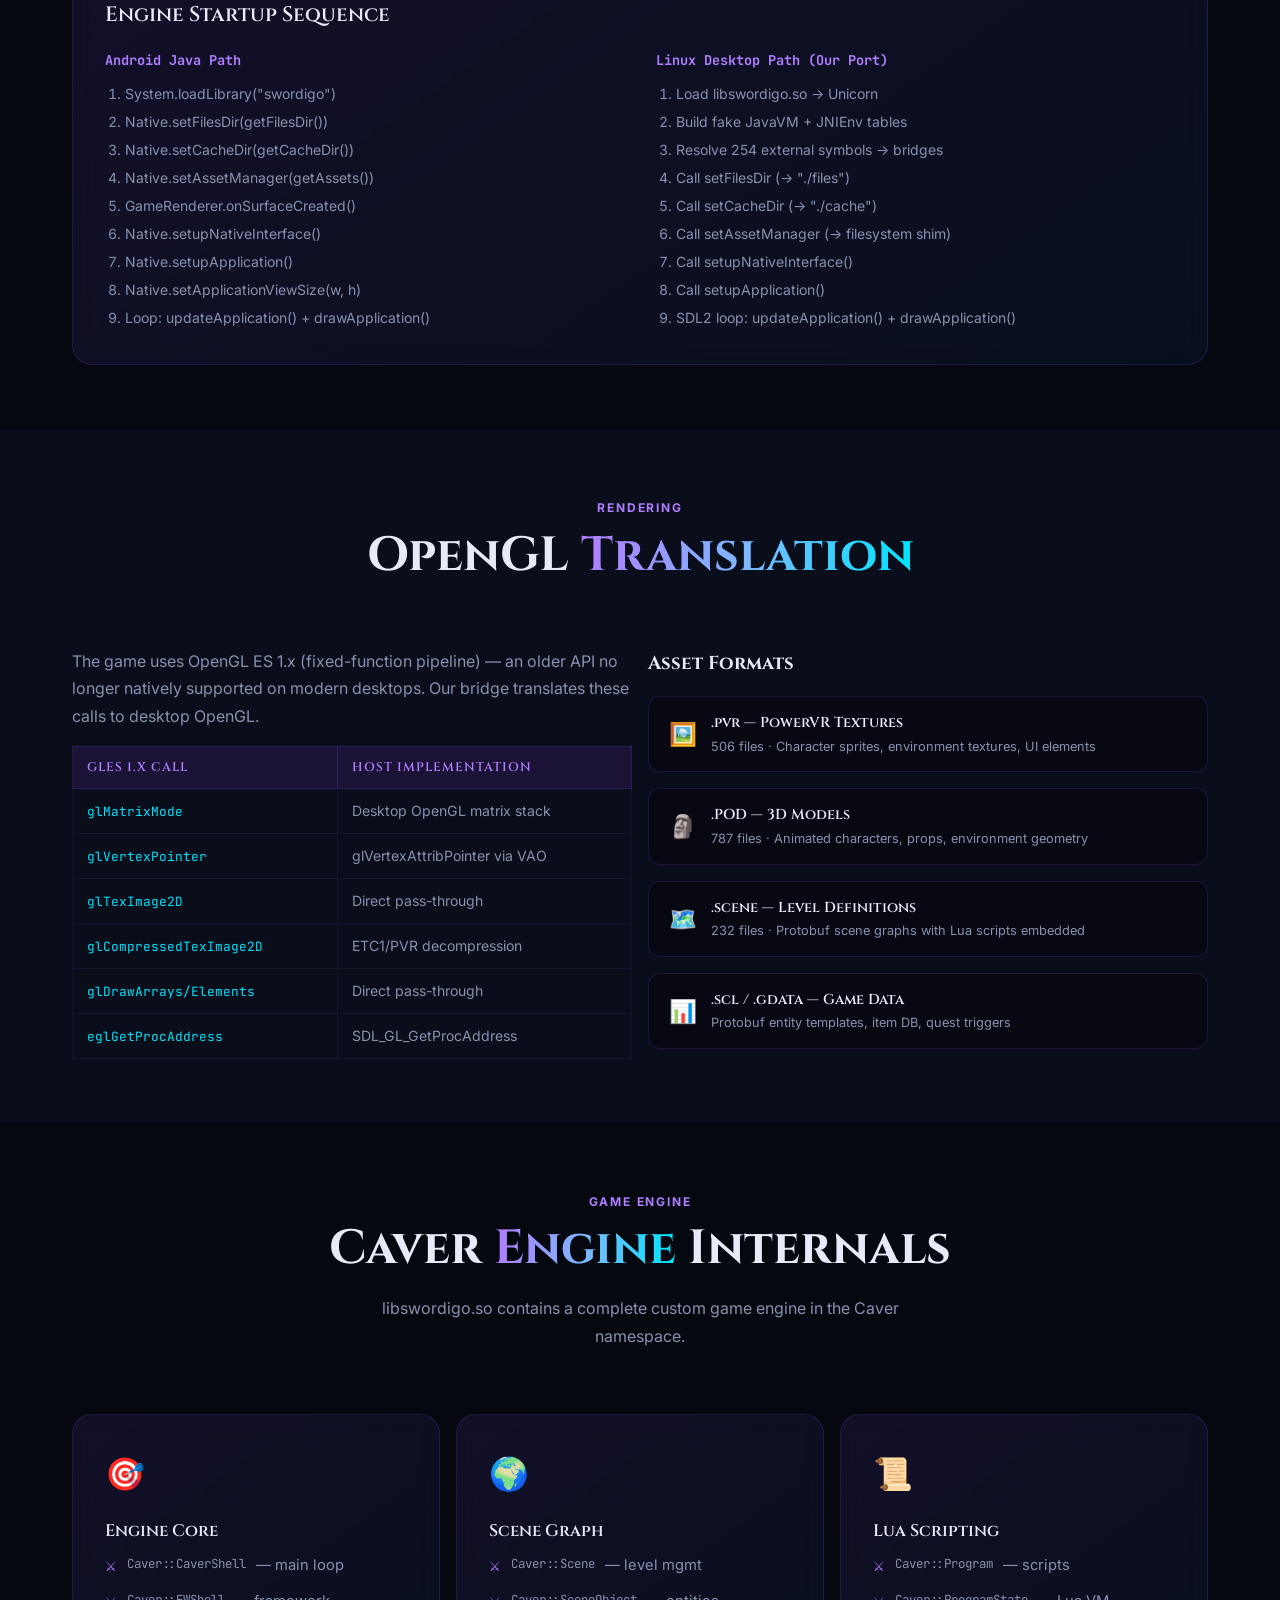
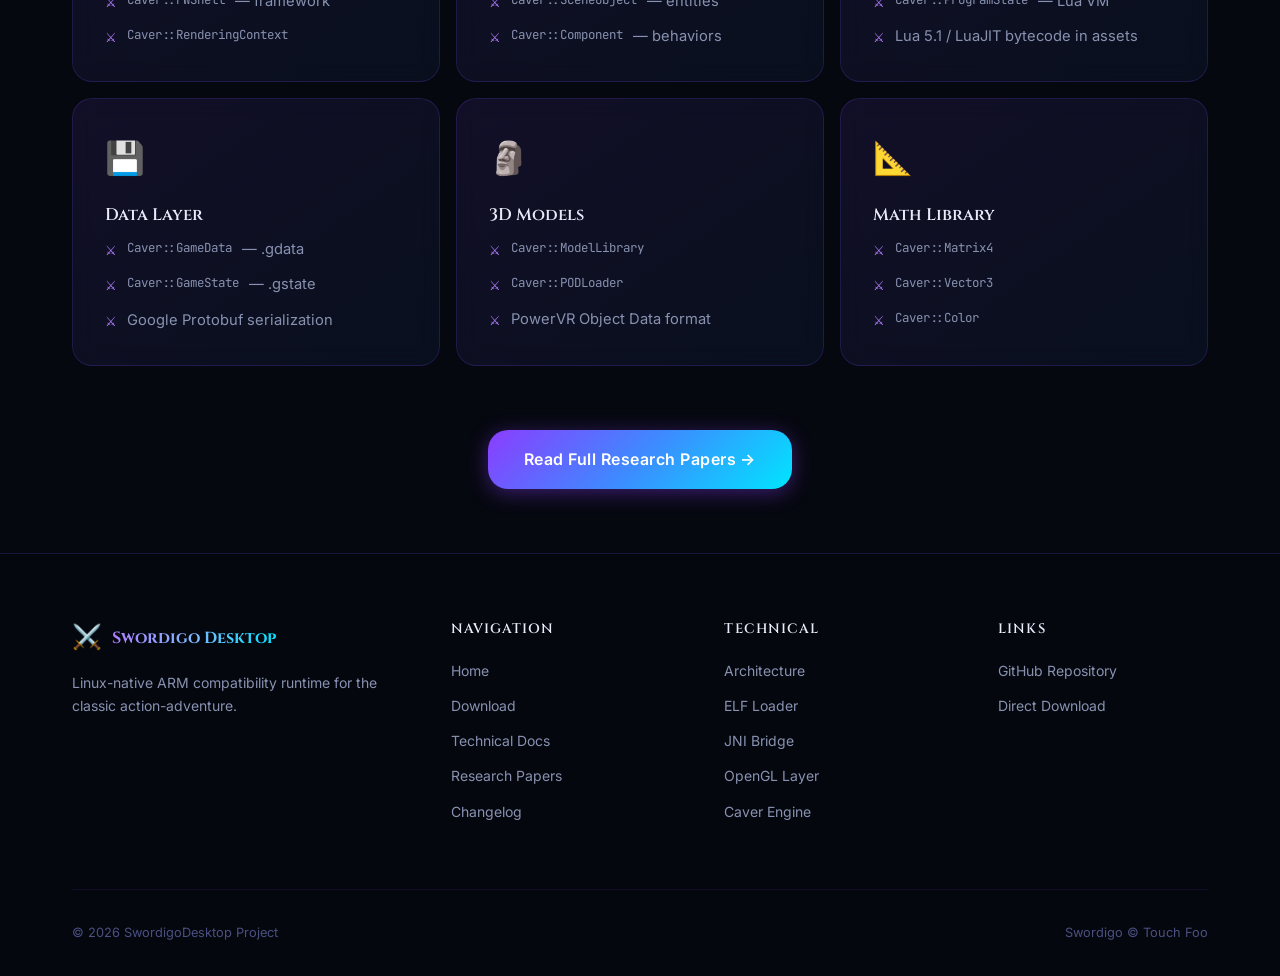
<file: web/technical.html>
<!DOCTYPE html>
<html lang="en">
<head>
  <meta charset="UTF-8">
  <meta name="viewport" content="width=device-width, initial-scale=1.0">
  <title>Technical Documentation — Swordigo Desktop</title>
  <meta name="description" content="Technical architecture and engineering documentation for the Swordigo Desktop Linux port project.">
  <link rel="stylesheet" href="style.css">
  <link rel="icon" href="data:image/svg+xml,<svg xmlns='http://www.w3.org/2000/svg' viewBox='0 0 100 100'><text y='.9em' font-size='90'>⚙️</text></svg>">
</head>
<body>
<canvas id="stars-canvas"></canvas>

<nav class="navbar" id="navbar">
  <div class="container">
    <div class="navbar__inner">
      <a href="index.html" class="navbar__logo">
        <span class="navbar__logo-icon">⚔️</span>
        <div class="navbar__logo-text"><span>Swordigo</span> Desktop</div>
      </a>
      <ul class="navbar__nav" id="main-nav">
        <li><a href="index.html">Home</a></li>
        <li><a href="download.html">Download</a></li>
        <li><a href="technical.html">Technical</a></li>
        <li><a href="research.html">Research</a></li>
        <li><a href="changelog.html">Changelog</a></li>
      </ul>
      <div class="navbar__cta" id="nav-cta">
        <a href="https://github.com/TheCorrectSynovian/SwordigoDesktop" target="_blank" rel="noopener" class="btn btn--secondary btn--sm">GitHub</a>
        <a href="download.html" class="btn btn--primary btn--sm">⬇ Download</a>
      </div>
      <button class="hamburger" id="hamburger" aria-label="Toggle menu"><span></span><span></span><span></span></button>
    </div>
  </div>
</nav>

<div class="page-header">
  <div class="container">
    <span class="section-label">Engineering Deep Dive</span>
    <h1 class="section-title">Technical <span class="grad">Documentation</span></h1>
    <p class="section-desc">How the original ARM Android binary runs on your Linux desktop — every layer explained.</p>
  </div>
</div>

<!-- ARCHITECTURE OVERVIEW -->
<section class="section" id="architecture">
  <div class="container">
    <div class="section-header reveal">
      <span class="section-label">System Design</span>
      <h2 class="section-title">Compatibility <span class="grad">Stack</span></h2>
    </div>

    <div class="grid grid--2 reveal" style="align-items:start; gap:var(--space-xl);">
      <div>
        <p class="text-muted mb-lg">Swordigo Desktop bridges the gap between the original ARM Android binary and your x86_64 Linux system through a multi-layer compatibility stack:</p>

        <div class="arch-layer" style="border-color: rgba(0,229,255,0.3);">
          <span class="arch-layer__icon">🖥️</span>
          <div>
            <div class="arch-layer__name" style="color:var(--clr-cyan);">Host Platform (Linux x86_64)</div>
            <div class="arch-layer__desc">SDL2 window &amp; input · OpenGL context · OpenAL device · Native filesystem</div>
          </div>
        </div>
        <div class="arch-arrow">↕ trampoline calls / marshalling</div>
        <div class="arch-layer" style="border-color: rgba(139,61,255,0.35);">
          <span class="arch-layer__icon">🔧</span>
          <div>
            <div class="arch-layer__name" style="color:var(--clr-purple-lt);">Bridge Layer</div>
            <div class="arch-layer__desc">JNI bridge · Android API shims · AAssetManager → fopen · liblog → printf</div>
          </div>
        </div>
        <div class="arch-arrow">↕ ARM register marshalling (R0–R3)</div>
        <div class="arch-layer" style="border-color: rgba(61,139,255,0.35);">
          <span class="arch-layer__icon">⚙️</span>
          <div>
            <div class="arch-layer__name" style="color:var(--clr-blue-lt);">Unicorn Engine (ARMv7 Emulator)</div>
            <div class="arch-layer__desc">Embedded ARMv7 CPU emulator · Memory mapping · Hook points for bridge calls</div>
          </div>
        </div>
        <div class="arch-arrow">↕ ELF loading · relocation · symbol resolution</div>
        <div class="arch-layer" style="border-color: rgba(245,200,66,0.3);">
          <span class="arch-layer__icon">📦</span>
          <div>
            <div class="arch-layer__name" style="color:var(--clr-gold);">libswordigo.so (ARM ELF32)</div>
            <div class="arch-layer__desc">Caver engine · Lua 5.1 scripting · Protobuf data · GLES 1.x renderer · OpenAL audio</div>
          </div>
        </div>
      </div>

      <div>
        <h3 style="font-family:var(--font-display); margin-bottom:var(--space-md);">Key Technical Stats</h3>
        <table class="data-table mb-lg">
          <tr><th>Metric</th><th>Value</th></tr>
          <tr><td>Architecture</td><td><code class="text-mono" style="color:var(--clr-cyan)">ARMv7 (EABI5)</code> on x86_64</td></tr>
          <tr><td>Emulation Engine</td><td>Unicorn Engine (embedded)</td></tr>
          <tr><td>Guest Memory</td><td>512 MB mapped address space</td></tr>
          <tr><td>External Symbols</td><td>254 resolved via bridge</td></tr>
          <tr><td>Internal Symbols</td><td>10,700+ in libswordigo.so</td></tr>
          <tr><td>Relocations</td><td>10,709+ processed</td></tr>
          <tr><td>JNI Functions</td><td>40+ fake implementations</td></tr>
          <tr><td>Graphics</td><td>GLES 1.x → Desktop OpenGL</td></tr>
          <tr><td>Audio</td><td>OpenAL (native Linux)</td></tr>
          <tr><td>Windowing</td><td>SDL2</td></tr>
        </table>

        <h3 style="font-family:var(--font-display); margin-bottom:var(--space-md);">Library Dependencies</h3>
        <div style="display:flex; flex-wrap:wrap; gap:6px;">
          <span class="badge badge--info">libopenal-soft.so</span>
          <span class="badge badge--info">libGLESv1_CM.so</span>
          <span class="badge badge--info">libEGL.so</span>
          <span class="badge badge--info">libandroid.so</span>
          <span class="badge badge--info">liblog.so</span>
          <span class="badge badge--info">libz.so</span>
          <span class="badge badge--info">libstdc++.so</span>
          <span class="badge badge--info">libm.so</span>
          <span class="badge badge--info">libc.so</span>
          <span class="badge badge--info">libdl.so</span>
        </div>
        <p class="text-muted mt-md" style="font-size:0.82rem;">All Android-specific libraries are replaced with Linux-native shims or bridged to host libraries.</p>
      </div>
    </div>
  </div>
</section>

<!-- ELF LOADER -->
<section class="section" style="background: rgba(13,16,32,0.7);" id="elf-loader">
  <div class="container">
    <div class="section-header reveal">
      <span class="section-label">ELF Loading</span>
      <h2 class="section-title">The <span class="grad">Loader</span></h2>
    </div>
    <div class="grid grid--2 reveal" style="align-items:start;">
      <div>
        <h3 style="font-family:var(--font-display); margin-bottom:var(--space-md);">Loading Process</h3>
        <div class="timeline">
          <div class="timeline-item">
            <div class="tl-meta">Step 1</div>
            <h4>ELF Header Parsing</h4>
            <p>Read ELF header, verify ARM EABI5 format, iterate PT_LOAD program headers.</p>
          </div>
          <div class="timeline-item">
            <div class="tl-meta">Step 2</div>
            <h4>Memory Mapping</h4>
            <p>Map each PT_LOAD segment into Unicorn's guest address space with correct RX/RW permissions. Zero-initialize .bss region (memsz > filesz).</p>
          </div>
          <div class="timeline-item">
            <div class="tl-meta">Step 3</div>
            <h4>Relocation Processing</h4>
            <p>Process 10,709+ relocations: R_ARM_ABS32, R_ARM_RELATIVE, R_ARM_GLOB_DAT, R_ARM_JUMP_SLOT.</p>
          </div>
          <div class="timeline-item">
            <div class="tl-meta">Step 4</div>
            <h4>Symbol Resolution</h4>
            <p>Internal symbols resolved to base + st_value. External imports redirected to bridge trampolines at 0xFF000000+.</p>
          </div>
          <div class="timeline-item">
            <div class="tl-meta">Step 5</div>
            <h4>.init_array Execution</h4>
            <p>Execute all ELF initialization functions in order before calling any JNI exports.</p>
          </div>
          <div class="timeline-item">
            <div class="tl-meta">Step 6</div>
            <h4>JNI Lifecycle</h4>
            <p>Call setFilesDir → setCacheDir → setAssetManager → setupNativeInterface → setupApplication → setApplicationViewSize → main loop.</p>
          </div>
        </div>
      </div>

      <div>
        <h3 style="font-family:var(--font-display); margin-bottom:var(--space-md);">Relocation Types</h3>
        <table class="data-table mb-lg">
          <tr><th>Type</th><th>Description</th></tr>
          <tr><td><code class="text-mono" style="color:var(--clr-cyan)">R_ARM_ABS32</code></td><td>Absolute 32-bit address</td></tr>
          <tr><td><code class="text-mono" style="color:var(--clr-cyan)">R_ARM_RELATIVE</code></td><td>Base-relative address (most common)</td></tr>
          <tr><td><code class="text-mono" style="color:var(--clr-cyan)">R_ARM_GLOB_DAT</code></td><td>Global data pointer from GOT</td></tr>
          <tr><td><code class="text-mono" style="color:var(--clr-cyan)">R_ARM_JUMP_SLOT</code></td><td>PLT jump slot for function calls</td></tr>
        </table>

        <h3 style="font-family:var(--font-display); margin-bottom:var(--space-md);">Memory Layout</h3>
        <div class="code-block">
<pre><span class="cm">Guest Memory Map:</span>
  <span class="num">0x00000000</span> - <span class="num">0x00010000</span>: JNI env structs
  <span class="num">0x01000000</span> - <span class="num">0x02800000</span>: libswordigo.so segments
  <span class="num">0x02800000</span> - <span class="num">0x0FFF0000</span>: Guest heap / data
  <span class="num">0x0FFF0000</span> - <span class="num">0x10000000</span>: Stack (1MB)
  <span class="num">0xFF000000</span> - <span class="num">0xFFFFFFFF</span>: Bridge trampolines</pre>
        </div>

        <div class="mt-md" style="padding:14px; background:rgba(57,255,131,0.07); border:1px solid rgba(57,255,131,0.2); border-radius:8px;">
          <strong style="color:var(--clr-green)">✓ Critical Fix:</strong>
          <span class="text-muted"> The .bss zero-initialization bug (UC_ERR_FETCH_UNMAPPED at 0x10000000) was identified and fixed, allowing the engine to successfully reach and execute drawApplication().</span>
        </div>
      </div>
    </div>
  </div>
</section>

<!-- JNI BRIDGE -->
<section class="section" id="jni-bridge">
  <div class="container">
    <div class="section-header reveal">
      <span class="section-label">Android Compatibility</span>
      <h2 class="section-title">JNI <span class="grad">Bridge</span></h2>
      <p class="section-desc">A complete fake Android JNI environment allows the ARM game engine to initialize and run as if it were on Android.</p>
    </div>

    <div class="grid grid--3 reveal">
      <div class="card">
        <span class="card__icon">🔗</span>
        <div class="card__title">Class Operations</div>
        <div class="code-block mt-sm" style="font-size:0.75rem;">
<pre>FindClass
NewGlobalRef
DeleteGlobalRef
GetObjectClass
NewObjectV</pre>
        </div>
      </div>
      <div class="card">
        <span class="card__icon">📞</span>
        <div class="card__title">Method Calls</div>
        <div class="code-block mt-sm" style="font-size:0.75rem;">
<pre>GetMethodID
CallObjectMethodV
CallBooleanMethodV
CallIntMethodV
CallVoidMethodV
CallStaticVoidMethodV</pre>
        </div>
      </div>
      <div class="card">
        <span class="card__icon">📝</span>
        <div class="card__title">Strings &amp; Arrays</div>
        <div class="code-block mt-sm" style="font-size:0.75rem;">
<pre>NewStringUTF
GetStringUTFChars
ReleaseStringUTFChars
GetArrayLength
GetIntArrayElements</pre>
        </div>
      </div>
    </div>

    <div class="card reveal mt-lg" id="jni-startup-sequence">
      <h3 class="card__title" style="font-size:1.3rem; margin-bottom:var(--space-md);">Engine Startup Sequence</h3>
      <div class="grid grid--2" style="gap:var(--space-lg);">
        <div>
          <h4 style="font-family:var(--font-mono); font-size:0.85rem; color:var(--clr-purple-lt); margin-bottom:8px;">Android Java Path</h4>
          <ol style="padding-left:20px; color:var(--clr-text-muted); font-size:0.875rem; line-height:2;">
            <li>System.loadLibrary("swordigo")</li>
            <li>Native.setFilesDir(getFilesDir())</li>
            <li>Native.setCacheDir(getCacheDir())</li>
            <li>Native.setAssetManager(getAssets())</li>
            <li>GameRenderer.onSurfaceCreated()</li>
            <li>Native.setupNativeInterface()</li>
            <li>Native.setupApplication()</li>
            <li>Native.setApplicationViewSize(w, h)</li>
            <li>Loop: updateApplication() + drawApplication()</li>
          </ol>
        </div>
        <div>
          <h4 style="font-family:var(--font-mono); font-size:0.85rem; color:var(--clr-purple-lt); margin-bottom:8px;">Linux Desktop Path (Our Port)</h4>
          <ol style="padding-left:20px; color:var(--clr-text-muted); font-size:0.875rem; line-height:2;">
            <li>Load libswordigo.so → Unicorn</li>
            <li>Build fake JavaVM + JNIEnv tables</li>
            <li>Resolve 254 external symbols → bridges</li>
            <li>Call setFilesDir (→ "./files")</li>
            <li>Call setCacheDir (→ "./cache")</li>
            <li>Call setAssetManager (→ filesystem shim)</li>
            <li>Call setupNativeInterface()</li>
            <li>Call setupApplication()</li>
            <li>SDL2 loop: updateApplication() + drawApplication()</li>
          </ol>
        </div>
      </div>
    </div>
  </div>
</section>

<!-- GRAPHICS LAYER -->
<section class="section" style="background: rgba(13,16,32,0.7);" id="graphics">
  <div class="container">
    <div class="section-header reveal">
      <span class="section-label">Rendering</span>
      <h2 class="section-title">OpenGL <span class="grad">Translation</span></h2>
    </div>
    <div class="grid grid--2 reveal" style="align-items:start;">
      <div>
        <p class="text-muted mb-md">The game uses OpenGL ES 1.x (fixed-function pipeline) — an older API no longer natively supported on modern desktops. Our bridge translates these calls to desktop OpenGL.</p>
        <table class="data-table">
          <tr><th>GLES 1.x Call</th><th>Host Implementation</th></tr>
          <tr><td><code class="text-mono" style="color:var(--clr-cyan); font-size:0.8rem">glMatrixMode</code></td><td>Desktop OpenGL matrix stack</td></tr>
          <tr><td><code class="text-mono" style="color:var(--clr-cyan); font-size:0.8rem">glVertexPointer</code></td><td>glVertexAttribPointer via VAO</td></tr>
          <tr><td><code class="text-mono" style="color:var(--clr-cyan); font-size:0.8rem">glTexImage2D</code></td><td>Direct pass-through</td></tr>
          <tr><td><code class="text-mono" style="color:var(--clr-cyan); font-size:0.8rem">glCompressedTexImage2D</code></td><td>ETC1/PVR decompression</td></tr>
          <tr><td><code class="text-mono" style="color:var(--clr-cyan); font-size:0.8rem">glDrawArrays/Elements</code></td><td>Direct pass-through</td></tr>
          <tr><td><code class="text-mono" style="color:var(--clr-cyan); font-size:0.8rem">eglGetProcAddress</code></td><td>SDL_GL_GetProcAddress</td></tr>
        </table>
      </div>
      <div>
        <h3 style="font-family:var(--font-display); margin-bottom:var(--space-md);">Asset Formats</h3>
        <div style="display:flex; flex-direction:column; gap:8px;">
          <div class="arch-layer">
            <span class="arch-layer__icon">🖼️</span>
            <div>
              <div class="arch-layer__name">.pvr — PowerVR Textures</div>
              <div class="arch-layer__desc">506 files · Character sprites, environment textures, UI elements</div>
            </div>
          </div>
          <div class="arch-layer">
            <span class="arch-layer__icon">🗿</span>
            <div>
              <div class="arch-layer__name">.POD — 3D Models</div>
              <div class="arch-layer__desc">787 files · Animated characters, props, environment geometry</div>
            </div>
          </div>
          <div class="arch-layer">
            <span class="arch-layer__icon">🗺️</span>
            <div>
              <div class="arch-layer__name">.scene — Level Definitions</div>
              <div class="arch-layer__desc">232 files · Protobuf scene graphs with Lua scripts embedded</div>
            </div>
          </div>
          <div class="arch-layer">
            <span class="arch-layer__icon">📊</span>
            <div>
              <div class="arch-layer__name">.scl / .gdata — Game Data</div>
              <div class="arch-layer__desc">Protobuf entity templates, item DB, quest triggers</div>
            </div>
          </div>
        </div>
      </div>
    </div>
  </div>
</section>

<!-- ENGINE INTERNALS -->
<section class="section" id="engine">
  <div class="container">
    <div class="section-header reveal">
      <span class="section-label">Game Engine</span>
      <h2 class="section-title">Caver <span class="grad">Engine</span> Internals</h2>
      <p class="section-desc">libswordigo.so contains a complete custom game engine in the Caver namespace.</p>
    </div>

    <div class="grid grid--3 reveal">
      <div class="card">
        <span class="card__icon">🎯</span>
        <div class="card__title">Engine Core</div>
        <ul class="feature-list mt-sm">
          <li><code class="text-mono" style="font-size:0.78rem">Caver::CaverShell</code> — main loop</li>
          <li><code class="text-mono" style="font-size:0.78rem">Caver::FWShell</code> — framework</li>
          <li><code class="text-mono" style="font-size:0.78rem">Caver::RenderingContext</code></li>
        </ul>
      </div>
      <div class="card">
        <span class="card__icon">🌍</span>
        <div class="card__title">Scene Graph</div>
        <ul class="feature-list mt-sm">
          <li><code class="text-mono" style="font-size:0.78rem">Caver::Scene</code> — level mgmt</li>
          <li><code class="text-mono" style="font-size:0.78rem">Caver::SceneObject</code> — entities</li>
          <li><code class="text-mono" style="font-size:0.78rem">Caver::Component</code> — behaviors</li>
        </ul>
      </div>
      <div class="card">
        <span class="card__icon">📜</span>
        <div class="card__title">Lua Scripting</div>
        <ul class="feature-list mt-sm">
          <li><code class="text-mono" style="font-size:0.78rem">Caver::Program</code> — scripts</li>
          <li><code class="text-mono" style="font-size:0.78rem">Caver::ProgramState</code> — Lua VM</li>
          <li>Lua 5.1 / LuaJIT bytecode in assets</li>
        </ul>
      </div>
      <div class="card">
        <span class="card__icon">💾</span>
        <div class="card__title">Data Layer</div>
        <ul class="feature-list mt-sm">
          <li><code class="text-mono" style="font-size:0.78rem">Caver::GameData</code> — .gdata</li>
          <li><code class="text-mono" style="font-size:0.78rem">Caver::GameState</code> — .gstate</li>
          <li>Google Protobuf serialization</li>
        </ul>
      </div>
      <div class="card">
        <span class="card__icon">🗿</span>
        <div class="card__title">3D Models</div>
        <ul class="feature-list mt-sm">
          <li><code class="text-mono" style="font-size:0.78rem">Caver::ModelLibrary</code></li>
          <li><code class="text-mono" style="font-size:0.78rem">Caver::PODLoader</code></li>
          <li>PowerVR Object Data format</li>
        </ul>
      </div>
      <div class="card">
        <span class="card__icon">📐</span>
        <div class="card__title">Math Library</div>
        <ul class="feature-list mt-sm">
          <li><code class="text-mono" style="font-size:0.78rem">Caver::Matrix4</code></li>
          <li><code class="text-mono" style="font-size:0.78rem">Caver::Vector3</code></li>
          <li><code class="text-mono" style="font-size:0.78rem">Caver::Color</code></li>
        </ul>
      </div>
    </div>

    <div class="text-center mt-xl reveal">
      <a href="research.html" class="btn btn--primary btn--lg" id="tech-research-link">Read Full Research Papers →</a>
    </div>
  </div>
</section>

<footer class="footer">
  <div class="container">
    <div class="footer__grid">
      <div class="footer__brand">
        <div style="margin-bottom:12px; display:flex; align-items:center; gap:10px; font-family:var(--font-display); font-weight:700; color:var(--clr-text);">
          <span style="font-size:1.5rem;">⚔️</span>
          <span style="background:var(--grad-text); -webkit-background-clip:text; -webkit-text-fill-color:transparent;">Swordigo Desktop</span>
        </div>
        <p>Linux-native ARM compatibility runtime for the classic action-adventure.</p>
      </div>
      <div class="footer__col">
        <h5>Navigation</h5>
        <ul class="footer__links">
          <li><a href="index.html">Home</a></li>
          <li><a href="download.html">Download</a></li>
          <li><a href="technical.html">Technical Docs</a></li>
          <li><a href="research.html">Research Papers</a></li>
          <li><a href="changelog.html">Changelog</a></li>
        </ul>
      </div>
      <div class="footer__col">
        <h5>Technical</h5>
        <ul class="footer__links">
          <li><a href="#architecture">Architecture</a></li>
          <li><a href="#elf-loader">ELF Loader</a></li>
          <li><a href="#jni-bridge">JNI Bridge</a></li>
          <li><a href="#graphics">OpenGL Layer</a></li>
          <li><a href="#engine">Caver Engine</a></li>
        </ul>
      </div>
      <div class="footer__col">
        <h5>Links</h5>
        <ul class="footer__links">
          <li><a href="https://github.com/TheCorrectSynovian/SwordigoDesktop" target="_blank" rel="noopener">GitHub Repository</a></li>
          <li><a href="https://github.com/TheCorrectSynovian/SwordigoDesktop/releases/download/v1_beta/Swordigo-x86_64_v1beta.AppImage">Direct Download</a></li>
        </ul>
      </div>
    </div>
    <div class="footer__bottom">
      <span>© 2026 SwordigoDesktop Project</span>
      <span>Swordigo © Touch Foo</span>
    </div>
  </div>
</footer>

<script src="main.js"></script>
</body>
</html>
</file>
<file: web/style.css>
/* =============================================
   SWORDIGO DESKTOP — GLOBAL DESIGN SYSTEM
   Dark Fantasy Linux Port Website
   ============================================= */

@import url('https://fonts.googleapis.com/css2?family=Cinzel:wght@400;600;700;900&family=Inter:wght@300;400;500;600;700&family=JetBrains+Mono:wght@400;500;700&display=swap');

/* ---- CSS CUSTOM PROPERTIES ---- */
:root {
  /* Palette */
  --clr-bg:         #060810;
  --clr-surface:    #0d1020;
  --clr-surface2:   #121728;
  --clr-border:     rgba(130, 80, 255, 0.18);
  --clr-border2:    rgba(80, 160, 255, 0.14);

  --clr-purple:     #8b3dff;
  --clr-purple-lt:  #b07dff;
  --clr-blue:       #3d8bff;
  --clr-blue-lt:    #7db8ff;
  --clr-cyan:       #00e5ff;
  --clr-gold:       #f5c842;
  --clr-green:      #39ff83;
  --clr-red:        #ff3d6b;

  --grad-hero:      linear-gradient(135deg, #8b3dff 0%, #3d8bff 50%, #00e5ff 100%);
  --grad-card:      linear-gradient(145deg, rgba(130,80,255,0.10) 0%, rgba(60,140,255,0.06) 100%);
  --grad-text:      linear-gradient(90deg, #b07dff, #7db8ff, #00e5ff);

  --clr-text:       #e8eaf8;
  --clr-text-muted: #8892b0;
  --clr-text-dim:   #4a5080;

  /* Spacing */
  --space-xs:  4px;
  --space-sm:  8px;
  --space-md:  16px;
  --space-lg:  32px;
  --space-xl:  64px;
  --space-xxl: 128px;

  /* Typography */
  --font-display: 'Cinzel', serif;
  --font-body:    'Inter', sans-serif;
  --font-mono:    'JetBrains Mono', monospace;

  /* Radius */
  --radius-sm: 6px;
  --radius-md: 12px;
  --radius-lg: 20px;
  --radius-xl: 32px;

  /* Shadows */
  --shadow-glow-purple: 0 0 32px rgba(139,61,255,0.4), 0 0 64px rgba(139,61,255,0.15);
  --shadow-glow-blue:   0 0 32px rgba(61,139,255,0.4), 0 0 64px rgba(61,139,255,0.15);
  --shadow-card:        0 8px 32px rgba(0,0,0,0.5), 0 2px 8px rgba(0,0,0,0.3);

  /* Transitions */
  --ease-out: cubic-bezier(0.16, 1, 0.3, 1);
  --ease-bounce: cubic-bezier(0.34, 1.56, 0.64, 1);
}

/* ---- RESET & BASE ---- */
*, *::before, *::after { box-sizing: border-box; margin: 0; padding: 0; }

html {
  scroll-behavior: smooth;
  font-size: 16px;
}

body {
  font-family: var(--font-body);
  background-color: var(--clr-bg);
  color: var(--clr-text);
  line-height: 1.7;
  overflow-x: hidden;
  min-height: 100vh;
}

/* ---- SCROLLBAR ---- */
::-webkit-scrollbar { width: 6px; }
::-webkit-scrollbar-track { background: var(--clr-surface); }
::-webkit-scrollbar-thumb {
  background: linear-gradient(var(--clr-purple), var(--clr-blue));
  border-radius: 99px;
}

/* ---- SELECTION ---- */
::selection {
  background: rgba(139,61,255,0.35);
  color: #fff;
}

/* ========================
   STARS / PARTICLE CANVAS
   ======================== */
#stars-canvas {
  position: fixed;
  top: 0; left: 0;
  width: 100%; height: 100%;
  pointer-events: none;
  z-index: 0;
  opacity: 0.6;
}

/* ========================
   LAYOUT UTILITIES
   ======================== */
.container {
  max-width: 1200px;
  margin: 0 auto;
  padding: 0 var(--space-lg);
}

.container--wide { max-width: 1440px; }
.container--narrow { max-width: 800px; }

.section { padding: var(--space-xl) 0; position: relative; z-index: 1; }
.section--lg { padding: var(--space-xxl) 0; }

/* ========================
   NAVIGATION
   ======================== */
.navbar {
  position: fixed;
  top: 0; left: 0; right: 0;
  z-index: 1000;
  padding: 14px 0;
  background: rgba(6, 8, 16, 0.85);
  backdrop-filter: blur(20px) saturate(180%);
  border-bottom: 1px solid var(--clr-border);
  transition: all 0.3s ease;
}

.navbar.scrolled {
  padding: 10px 0;
  background: rgba(6, 8, 16, 0.96);
  box-shadow: 0 4px 30px rgba(139,61,255,0.1);
}

.navbar__inner {
  display: flex;
  align-items: center;
  justify-content: space-between;
  gap: var(--space-lg);
}

.navbar__logo {
  display: flex;
  align-items: center;
  gap: 10px;
  text-decoration: none;
  font-family: var(--font-display);
  font-weight: 700;
  font-size: 1.2rem;
  color: var(--clr-text);
  transition: opacity 0.2s;
}
.navbar__logo:hover { opacity: 0.8; }

.navbar__logo-icon {
  font-size: 1.5rem;
  filter: drop-shadow(0 0 8px var(--clr-purple));
}

.navbar__logo-text span {
  background: var(--grad-text);
  -webkit-background-clip: text;
  -webkit-text-fill-color: transparent;
  background-clip: text;
}

.navbar__nav {
  display: flex;
  align-items: center;
  gap: 4px;
  list-style: none;
}

.navbar__nav a {
  display: block;
  padding: 7px 14px;
  border-radius: var(--radius-sm);
  text-decoration: none;
  color: var(--clr-text-muted);
  font-size: 0.875rem;
  font-weight: 500;
  transition: all 0.2s;
  letter-spacing: 0.02em;
}

.navbar__nav a:hover,
.navbar__nav a.active {
  color: var(--clr-text);
  background: rgba(139,61,255,0.15);
}

.navbar__cta {
  display: flex;
  align-items: center;
  gap: var(--space-sm);
}

/* ========================
   BUTTONS
   ======================== */
.btn {
  display: inline-flex;
  align-items: center;
  gap: 8px;
  padding: 12px 24px;
  border-radius: var(--radius-md);
  font-family: var(--font-body);
  font-size: 0.9rem;
  font-weight: 600;
  text-decoration: none;
  cursor: pointer;
  border: none;
  transition: all 0.25s var(--ease-out);
  letter-spacing: 0.03em;
  white-space: nowrap;
  position: relative;
  overflow: hidden;
}

.btn::before {
  content: '';
  position: absolute;
  top: 50%; left: 50%;
  width: 0; height: 0;
  background: rgba(255,255,255,0.08);
  border-radius: 50%;
  transform: translate(-50%,-50%);
  transition: width 0.5s, height 0.5s;
}
.btn:hover::before { width: 300px; height: 300px; }

.btn--primary {
  background: var(--grad-hero);
  color: #fff;
  box-shadow: 0 4px 20px rgba(139,61,255,0.4);
}
.btn--primary:hover {
  transform: translateY(-2px);
  box-shadow: 0 8px 32px rgba(139,61,255,0.55);
}

.btn--secondary {
  background: rgba(255,255,255,0.06);
  border: 1px solid var(--clr-border);
  color: var(--clr-text);
}
.btn--secondary:hover {
  background: rgba(255,255,255,0.1);
  border-color: rgba(139,61,255,0.5);
  transform: translateY(-1px);
}

.btn--outline {
  background: transparent;
  border: 1px solid rgba(139,61,255,0.5);
  color: var(--clr-purple-lt);
}
.btn--outline:hover {
  background: rgba(139,61,255,0.12);
  border-color: var(--clr-purple);
}

.btn--sm { padding: 8px 16px; font-size: 0.8rem; border-radius: var(--radius-sm); }
.btn--lg { padding: 16px 36px; font-size: 1rem; border-radius: var(--radius-lg); }

/* ========================
   HERO SECTION
   ======================== */
.hero {
  min-height: 100vh;
  display: flex;
  align-items: center;
  position: relative;
  overflow: hidden;
  padding-top: 80px;
}

.hero__bg {
  position: absolute;
  inset: 0;
  background:
    radial-gradient(ellipse 80% 60% at 20% 60%, rgba(139,61,255,0.12) 0%, transparent 70%),
    radial-gradient(ellipse 60% 80% at 80% 30%, rgba(61,139,255,0.10) 0%, transparent 60%),
    radial-gradient(ellipse 40% 40% at 50% 90%, rgba(0,229,255,0.06) 0%, transparent 60%);
}

.hero__img {
  position: absolute;
  right: -40px;
  top: 50%;
  transform: translateY(-50%);
  width: 55%;
  max-width: 700px;
  border-radius: var(--radius-xl);
  opacity: 0.4;
  filter: blur(1px) saturate(1.3);
  mask-image: linear-gradient(to right, transparent 0%, black 30%, black 70%, transparent 100%);
  -webkit-mask-image: linear-gradient(to right, transparent 0%, black 30%, black 70%, transparent 100%);
}

.hero__content {
  position: relative;
  z-index: 2;
  max-width: 680px;
  animation: fadeSlideUp 0.9s var(--ease-out) both;
}

.hero__badge {
  display: inline-flex;
  align-items: center;
  gap: 7px;
  padding: 6px 14px;
  background: rgba(139,61,255,0.15);
  border: 1px solid rgba(139,61,255,0.35);
  border-radius: 99px;
  font-size: 0.78rem;
  font-weight: 600;
  color: var(--clr-purple-lt);
  letter-spacing: 0.08em;
  text-transform: uppercase;
  margin-bottom: var(--space-md);
}

.hero__badge-dot {
  width: 7px; height: 7px;
  background: var(--clr-green);
  border-radius: 50%;
  box-shadow: 0 0 8px var(--clr-green);
  animation: blink 2s ease-in-out infinite;
}

.hero__title {
  font-family: var(--font-display);
  font-size: clamp(2.4rem, 6vw, 4.5rem);
  font-weight: 900;
  line-height: 1.05;
  margin-bottom: var(--space-md);
}

.hero__title .grad {
  background: var(--grad-text);
  -webkit-background-clip: text;
  -webkit-text-fill-color: transparent;
  background-clip: text;
}

.hero__version {
  display: inline-block;
  font-family: var(--font-mono);
  font-size: 0.8rem;
  color: var(--clr-gold);
  background: rgba(245,200,66,0.1);
  border: 1px solid rgba(245,200,66,0.3);
  padding: 2px 10px;
  border-radius: 99px;
  margin-left: 10px;
  vertical-align: middle;
}

.hero__desc {
  font-size: 1.1rem;
  color: var(--clr-text-muted);
  margin-bottom: var(--space-lg);
  max-width: 540px;
  line-height: 1.75;
}

.hero__actions {
  display: flex;
  flex-wrap: wrap;
  gap: var(--space-sm);
  margin-bottom: var(--space-xl);
}

.hero__stats {
  display: flex;
  gap: var(--space-lg);
  flex-wrap: wrap;
}

.hero__stat {
  display: flex;
  flex-direction: column;
}

.hero__stat-num {
  font-family: var(--font-display);
  font-size: 1.6rem;
  font-weight: 700;
  background: var(--grad-text);
  -webkit-background-clip: text;
  -webkit-text-fill-color: transparent;
  background-clip: text;
}

.hero__stat-label {
  font-size: 0.75rem;
  color: var(--clr-text-dim);
  text-transform: uppercase;
  letter-spacing: 0.08em;
}

/* ========================
   CARDS & GLASSMORPHISM
   ======================== */
.card {
  background: var(--grad-card);
  border: 1px solid var(--clr-border);
  border-radius: var(--radius-lg);
  padding: var(--space-lg);
  backdrop-filter: blur(12px);
  transition: all 0.3s var(--ease-out);
  position: relative;
  overflow: hidden;
}

.card::before {
  content: '';
  position: absolute;
  top: 0; left: 0;
  right: 0; height: 1px;
  background: linear-gradient(90deg, transparent, rgba(139,61,255,0.5), rgba(61,139,255,0.5), transparent);
  opacity: 0;
  transition: opacity 0.3s;
}

.card:hover {
  border-color: rgba(139,61,255,0.35);
  transform: translateY(-4px);
  box-shadow: var(--shadow-card), 0 0 40px rgba(139,61,255,0.08);
}

.card:hover::before { opacity: 1; }

.card__icon {
  font-size: 2rem;
  margin-bottom: var(--space-md);
  display: block;
}

.card__title {
  font-family: var(--font-display);
  font-size: 1.05rem;
  font-weight: 600;
  margin-bottom: var(--space-sm);
  color: var(--clr-text);
}

.card__body {
  font-size: 0.9rem;
  color: var(--clr-text-muted);
  line-height: 1.7;
}

/* ========================
   SECTION HEADERS
   ======================== */
.section-header {
  text-align: center;
  margin-bottom: var(--space-xl);
}

.section-label {
  display: inline-block;
  font-size: 0.75rem;
  font-weight: 700;
  color: var(--clr-purple-lt);
  text-transform: uppercase;
  letter-spacing: 0.15em;
  margin-bottom: var(--space-sm);
}

.section-title {
  font-family: var(--font-display);
  font-size: clamp(1.8rem, 4vw, 3rem);
  font-weight: 700;
  line-height: 1.2;
  margin-bottom: var(--space-md);
}

.section-title .grad {
  background: var(--grad-text);
  -webkit-background-clip: text;
  -webkit-text-fill-color: transparent;
  background-clip: text;
}

.section-desc {
  font-size: 1rem;
  color: var(--clr-text-muted);
  max-width: 600px;
  margin: 0 auto;
  line-height: 1.75;
}

/* ========================
   GRID LAYOUTS
   ======================== */
.grid { display: grid; gap: var(--space-md); }
.grid--2 { grid-template-columns: repeat(2, 1fr); }
.grid--3 { grid-template-columns: repeat(3, 1fr); }
.grid--4 { grid-template-columns: repeat(4, 1fr); }
.grid--auto { grid-template-columns: repeat(auto-fill, minmax(280px, 1fr)); }

@media (max-width: 900px) {
  .grid--3, .grid--4 { grid-template-columns: repeat(2, 1fr); }
}
@media (max-width: 600px) {
  .grid--2, .grid--3, .grid--4 { grid-template-columns: 1fr; }
}

/* ========================
   STATUS BADGES
   ======================== */
.badge {
  display: inline-flex;
  align-items: center;
  gap: 5px;
  padding: 3px 10px;
  border-radius: 99px;
  font-size: 0.72rem;
  font-weight: 700;
  text-transform: uppercase;
  letter-spacing: 0.07em;
}

.badge--working {
  background: rgba(57,255,131,0.12);
  border: 1px solid rgba(57,255,131,0.3);
  color: var(--clr-green);
}

.badge--issue {
  background: rgba(255,61,107,0.12);
  border: 1px solid rgba(255,61,107,0.3);
  color: var(--clr-red);
}

.badge--wip {
  background: rgba(245,200,66,0.12);
  border: 1px solid rgba(245,200,66,0.3);
  color: var(--clr-gold);
}

.badge--info {
  background: rgba(61,139,255,0.12);
  border: 1px solid rgba(61,139,255,0.3);
  color: var(--clr-blue-lt);
}

/* ========================
   FEATURE LIST
   ======================== */
.feature-list {
  list-style: none;
  display: flex;
  flex-direction: column;
  gap: 10px;
}

.feature-list li {
  display: flex;
  align-items: flex-start;
  gap: 10px;
  font-size: 0.92rem;
  color: var(--clr-text-muted);
}

.feature-list li::before {
  content: '⚔';
  color: var(--clr-purple-lt);
  flex-shrink: 0;
  font-size: 0.8rem;
  margin-top: 3px;
}

.feature-list li.check::before { content: '✓'; color: var(--clr-green); }
.feature-list li.warn::before  { content: '⚠'; color: var(--clr-gold); }
.feature-list li.err::before   { content: '✗'; color: var(--clr-red); }

/* ========================
   CODE BLOCKS
   ======================== */
.code-block {
  background: rgba(0, 0, 0, 0.5);
  border: 1px solid rgba(139,61,255,0.2);
  border-radius: var(--radius-md);
  padding: var(--space-md) var(--space-lg);
  font-family: var(--font-mono);
  font-size: 0.82rem;
  color: #a8b3cf;
  overflow-x: auto;
  position: relative;
}

.code-block .kw  { color: var(--clr-purple-lt); }
.code-block .fn  { color: var(--clr-cyan); }
.code-block .str { color: var(--clr-green); }
.code-block .cm  { color: var(--clr-text-dim); font-style: italic; }
.code-block .num { color: var(--clr-gold); }

/* ========================
   TABLE
   ======================== */
.data-table {
  width: 100%;
  border-collapse: collapse;
  font-size: 0.88rem;
}

.data-table th {
  background: rgba(139,61,255,0.12);
  border: 1px solid var(--clr-border);
  padding: 10px 14px;
  text-align: left;
  font-family: var(--font-display);
  font-size: 0.78rem;
  font-weight: 600;
  color: var(--clr-purple-lt);
  text-transform: uppercase;
  letter-spacing: 0.08em;
}

.data-table td {
  border: 1px solid rgba(130,80,255,0.1);
  padding: 10px 14px;
  color: var(--clr-text-muted);
  vertical-align: top;
}

.data-table tr:hover td {
  background: rgba(139,61,255,0.04);
  color: var(--clr-text);
}

/* ========================
   TABS
   ======================== */
.tabs { display: flex; gap: 4px; margin-bottom: var(--space-lg); flex-wrap: wrap; }

.tab-btn {
  padding: 8px 18px;
  border-radius: var(--radius-sm);
  font-size: 0.85rem;
  font-weight: 600;
  cursor: pointer;
  border: 1px solid transparent;
  background: rgba(255,255,255,0.04);
  color: var(--clr-text-muted);
  transition: all 0.2s;
  font-family: var(--font-body);
}

.tab-btn:hover { color: var(--clr-text); background: rgba(255,255,255,0.07); }

.tab-btn.active {
  background: rgba(139,61,255,0.18);
  border-color: rgba(139,61,255,0.45);
  color: var(--clr-purple-lt);
}

.tab-panel { display: none; }
.tab-panel.active { display: block; }

/* ========================
   TIMELINE
   ======================== */
.timeline {
  position: relative;
  padding-left: 32px;
}

.timeline::before {
  content: '';
  position: absolute;
  left: 8px; top: 0; bottom: 0;
  width: 2px;
  background: linear-gradient(to bottom, var(--clr-purple), var(--clr-blue), transparent);
}

.timeline-item {
  position: relative;
  margin-bottom: var(--space-lg);
}

.timeline-item::before {
  content: '';
  position: absolute;
  left: -28px; top: 6px;
  width: 12px; height: 12px;
  border-radius: 50%;
  background: var(--clr-purple);
  box-shadow: 0 0 12px var(--clr-purple);
  border: 2px solid var(--clr-bg);
}

.timeline-item h4 {
  font-family: var(--font-display);
  font-size: 1rem;
  margin-bottom: 4px;
  color: var(--clr-text);
}

.timeline-item p {
  font-size: 0.875rem;
  color: var(--clr-text-muted);
  line-height: 1.6;
}

.timeline-item .tl-meta {
  font-family: var(--font-mono);
  font-size: 0.72rem;
  color: var(--clr-text-dim);
  margin-bottom: 4px;
}

/* ========================
   FOOTER
   ======================== */
.footer {
  position: relative;
  z-index: 1;
  border-top: 1px solid var(--clr-border);
  background: rgba(6, 8, 16, 0.95);
  padding: var(--space-xl) 0 var(--space-lg);
}

.footer__grid {
  display: grid;
  grid-template-columns: 1.5fr repeat(3, 1fr);
  gap: var(--space-xl);
  margin-bottom: var(--space-xl);
}

@media (max-width: 900px) {
  .footer__grid { grid-template-columns: 1fr 1fr; }
}
@media (max-width: 600px) {
  .footer__grid { grid-template-columns: 1fr; }
}

.footer__brand p {
  font-size: 0.875rem;
  color: var(--clr-text-muted);
  line-height: 1.7;
  margin-top: var(--space-sm);
}

.footer__col h5 {
  font-family: var(--font-display);
  font-size: 0.85rem;
  font-weight: 600;
  color: var(--clr-text);
  margin-bottom: var(--space-md);
  text-transform: uppercase;
  letter-spacing: 0.08em;
}

.footer__links {
  list-style: none;
  display: flex;
  flex-direction: column;
  gap: 8px;
}

.footer__links a {
  text-decoration: none;
  font-size: 0.875rem;
  color: var(--clr-text-muted);
  transition: color 0.2s;
}
.footer__links a:hover { color: var(--clr-purple-lt); }

.footer__bottom {
  display: flex;
  justify-content: space-between;
  align-items: center;
  padding-top: var(--space-lg);
  border-top: 1px solid rgba(139,61,255,0.1);
  font-size: 0.8rem;
  color: var(--clr-text-dim);
  flex-wrap: wrap;
  gap: var(--space-sm);
}

.footer__bottom a { color: var(--clr-text-dim); text-decoration: none; }
.footer__bottom a:hover { color: var(--clr-purple-lt); }

/* ========================
   PAGE HEADER (inner pages)
   ======================== */
.page-header {
  padding: 140px 0 80px;
  text-align: center;
  position: relative;
  overflow: hidden;
}

.page-header::before {
  content: '';
  position: absolute;
  inset: 0;
  background: radial-gradient(ellipse 80% 70% at 50% 100%, rgba(139,61,255,0.12) 0%, transparent 70%);
}

.page-header .section-label { display: block; margin-bottom: var(--space-sm); }

/* ========================
   ANIMATIONS
   ======================== */
@keyframes fadeSlideUp {
  from { opacity: 0; transform: translateY(30px); }
  to   { opacity: 1; transform: translateY(0); }
}

@keyframes fadeIn {
  from { opacity: 0; }
  to   { opacity: 1; }
}

@keyframes blink {
  0%, 100% { opacity: 1; }
  50%       { opacity: 0.3; }
}

@keyframes float {
  0%, 100% { transform: translateY(0); }
  50%       { transform: translateY(-8px); }
}

@keyframes pulse-glow {
  0%, 100% { box-shadow: 0 0 20px rgba(139,61,255,0.3); }
  50%       { box-shadow: 0 0 40px rgba(139,61,255,0.6), 0 0 80px rgba(139,61,255,0.2); }
}

@keyframes shimmer {
  0%   { background-position: -200% center; }
  100% { background-position: 200% center; }
}

.animate-float { animation: float 3s ease-in-out infinite; }
.animate-pulse-glow { animation: pulse-glow 2.5s ease-in-out infinite; }

/* Reveal animation on scroll */
.reveal {
  opacity: 0;
  transform: translateY(20px);
  transition: opacity 0.7s var(--ease-out), transform 0.7s var(--ease-out);
}
.reveal.visible {
  opacity: 1;
  transform: translateY(0);
}

/* ========================
   DIVIDER / SEPARATOR
   ======================== */
.divider {
  height: 1px;
  background: linear-gradient(90deg, transparent, var(--clr-purple), var(--clr-blue), transparent);
  margin: var(--space-xl) 0;
  opacity: 0.3;
}

/* ========================
   DOWNLOAD CARD
   ======================== */
.download-card {
  background: linear-gradient(135deg, rgba(139,61,255,0.15), rgba(61,139,255,0.1));
  border: 1px solid rgba(139,61,255,0.35);
  border-radius: var(--radius-xl);
  padding: var(--space-xl);
  text-align: center;
  position: relative;
  overflow: hidden;
  animation: pulse-glow 3s ease-in-out infinite;
}

.download-card::before {
  content: '';
  position: absolute;
  top: -50%; left: -50%;
  width: 200%; height: 200%;
  background: conic-gradient(
    from 0deg,
    transparent 0deg,
    rgba(139,61,255,0.05) 60deg,
    transparent 120deg
  );
  animation: float 6s linear infinite;
}

.download-card__version {
  font-family: var(--font-mono);
  color: var(--clr-gold);
  font-size: 0.85rem;
  margin-bottom: var(--space-sm);
}

.download-card__title {
  font-family: var(--font-display);
  font-size: 2.2rem;
  font-weight: 900;
  margin-bottom: var(--space-sm);
  background: var(--grad-text);
  -webkit-background-clip: text;
  -webkit-text-fill-color: transparent;
  background-clip: text;
}

.download-card__meta {
  font-size: 0.85rem;
  color: var(--clr-text-muted);
  margin-bottom: var(--space-lg);
}

/* ========================
   ARCH DIAGRAM
   ======================== */
.arch-layer {
  background: rgba(0,0,0,0.3);
  border: 1px solid var(--clr-border);
  border-radius: var(--radius-md);
  padding: 14px 20px;
  margin-bottom: 8px;
  display: flex;
  align-items: center;
  gap: 14px;
  transition: all 0.25s;
}

.arch-layer:hover {
  border-color: rgba(139,61,255,0.4);
  background: rgba(139,61,255,0.07);
}

.arch-layer__icon { font-size: 1.4rem; flex-shrink: 0; }
.arch-layer__name {
  font-family: var(--font-display);
  font-size: 0.9rem;
  font-weight: 600;
  color: var(--clr-text);
}
.arch-layer__desc { font-size: 0.8rem; color: var(--clr-text-muted); }

.arch-arrow {
  text-align: center;
  color: var(--clr-purple);
  font-size: 1.2rem;
  margin: 2px 0;
  opacity: 0.6;
}

/* ========================
   RESEARCH PAPER CARDS
   ======================== */
.paper-card {
  background: var(--grad-card);
  border: 1px solid var(--clr-border);
  border-radius: var(--radius-lg);
  padding: var(--space-lg);
  transition: all 0.3s var(--ease-out);
  display: flex;
  flex-direction: column;
  gap: var(--space-sm);
}

.paper-card:hover {
  border-color: rgba(139,61,255,0.4);
  transform: translateY(-3px);
  box-shadow: var(--shadow-card);
}

.paper-card__type {
  font-size: 0.7rem;
  font-weight: 700;
  text-transform: uppercase;
  letter-spacing: 0.1em;
  color: var(--clr-purple-lt);
}

.paper-card__title {
  font-family: var(--font-display);
  font-size: 1rem;
  font-weight: 600;
  color: var(--clr-text);
  line-height: 1.3;
}

.paper-card__desc {
  font-size: 0.85rem;
  color: var(--clr-text-muted);
  line-height: 1.6;
  flex: 1;
}

.paper-card__footer {
  display: flex;
  align-items: center;
  justify-content: space-between;
  padding-top: var(--space-sm);
  border-top: 1px solid rgba(255,255,255,0.05);
}

.paper-card__size {
  font-family: var(--font-mono);
  font-size: 0.72rem;
  color: var(--clr-text-dim);
}

/* ========================
   HAMBURGER MENU
   ======================== */
.hamburger {
  display: none;
  flex-direction: column;
  gap: 5px;
  cursor: pointer;
  padding: 4px;
  background: none;
  border: none;
}
.hamburger span {
  display: block;
  width: 24px;
  height: 2px;
  background: var(--clr-text);
  border-radius: 2px;
  transition: all 0.3s;
}

@media (max-width: 768px) {
  .hamburger { display: flex; }
  .navbar__nav, .navbar__cta {
    display: none;
    position: absolute;
    top: 100%;
    left: 0; right: 0;
    background: rgba(6,8,16,0.98);
    border-top: 1px solid var(--clr-border);
    padding: var(--space-md);
    flex-direction: column;
    gap: var(--space-sm);
  }
  .navbar__nav.open, .navbar__cta.open { display: flex; }
  .hero__img { display: none; }
  .hero__content { max-width: 100%; }
}

/* ========================
   SCROLL INDICATOR
   ======================== */
.scroll-indicator {
  position: absolute;
  bottom: 36px;
  left: 50%;
  transform: translateX(-50%);
  display: flex;
  flex-direction: column;
  align-items: center;
  gap: 6px;
  opacity: 0.5;
  animation: float 2.5s ease-in-out infinite;
}
.scroll-indicator span { font-size: 0.7rem; letter-spacing: 0.1em; text-transform: uppercase; color: var(--clr-text-dim); }
.scroll-arrow { font-size: 1.2rem; color: var(--clr-purple-lt); }

/* ========================
   MISC UTILITIES
   ======================== */
.text-center { text-align: center; }
.text-right  { text-align: right; }
.text-muted  { color: var(--clr-text-muted); }
.text-mono   { font-family: var(--font-mono); }
.text-grad {
  background: var(--grad-text);
  -webkit-background-clip: text;
  -webkit-text-fill-color: transparent;
  background-clip: text;
}
.mt-sm { margin-top: var(--space-sm); }
.mt-md { margin-top: var(--space-md); }
.mt-lg { margin-top: var(--space-lg); }
.mt-xl { margin-top: var(--space-xl); }
.mb-sm { margin-bottom: var(--space-sm); }
.mb-md { margin-bottom: var(--space-md); }
.mb-lg { margin-bottom: var(--space-lg); }
.gap-sm { gap: var(--space-sm); }
.gap-md { gap: var(--space-md); }
.flex   { display: flex; }
.flex-wrap { flex-wrap: wrap; }
.align-center { align-items: center; }
.justify-between { justify-content: space-between; }

.glow-purple { text-shadow: 0 0 20px rgba(139,61,255,0.6); }
.glow-blue   { text-shadow: 0 0 20px rgba(61,139,255,0.6); }
</file>
